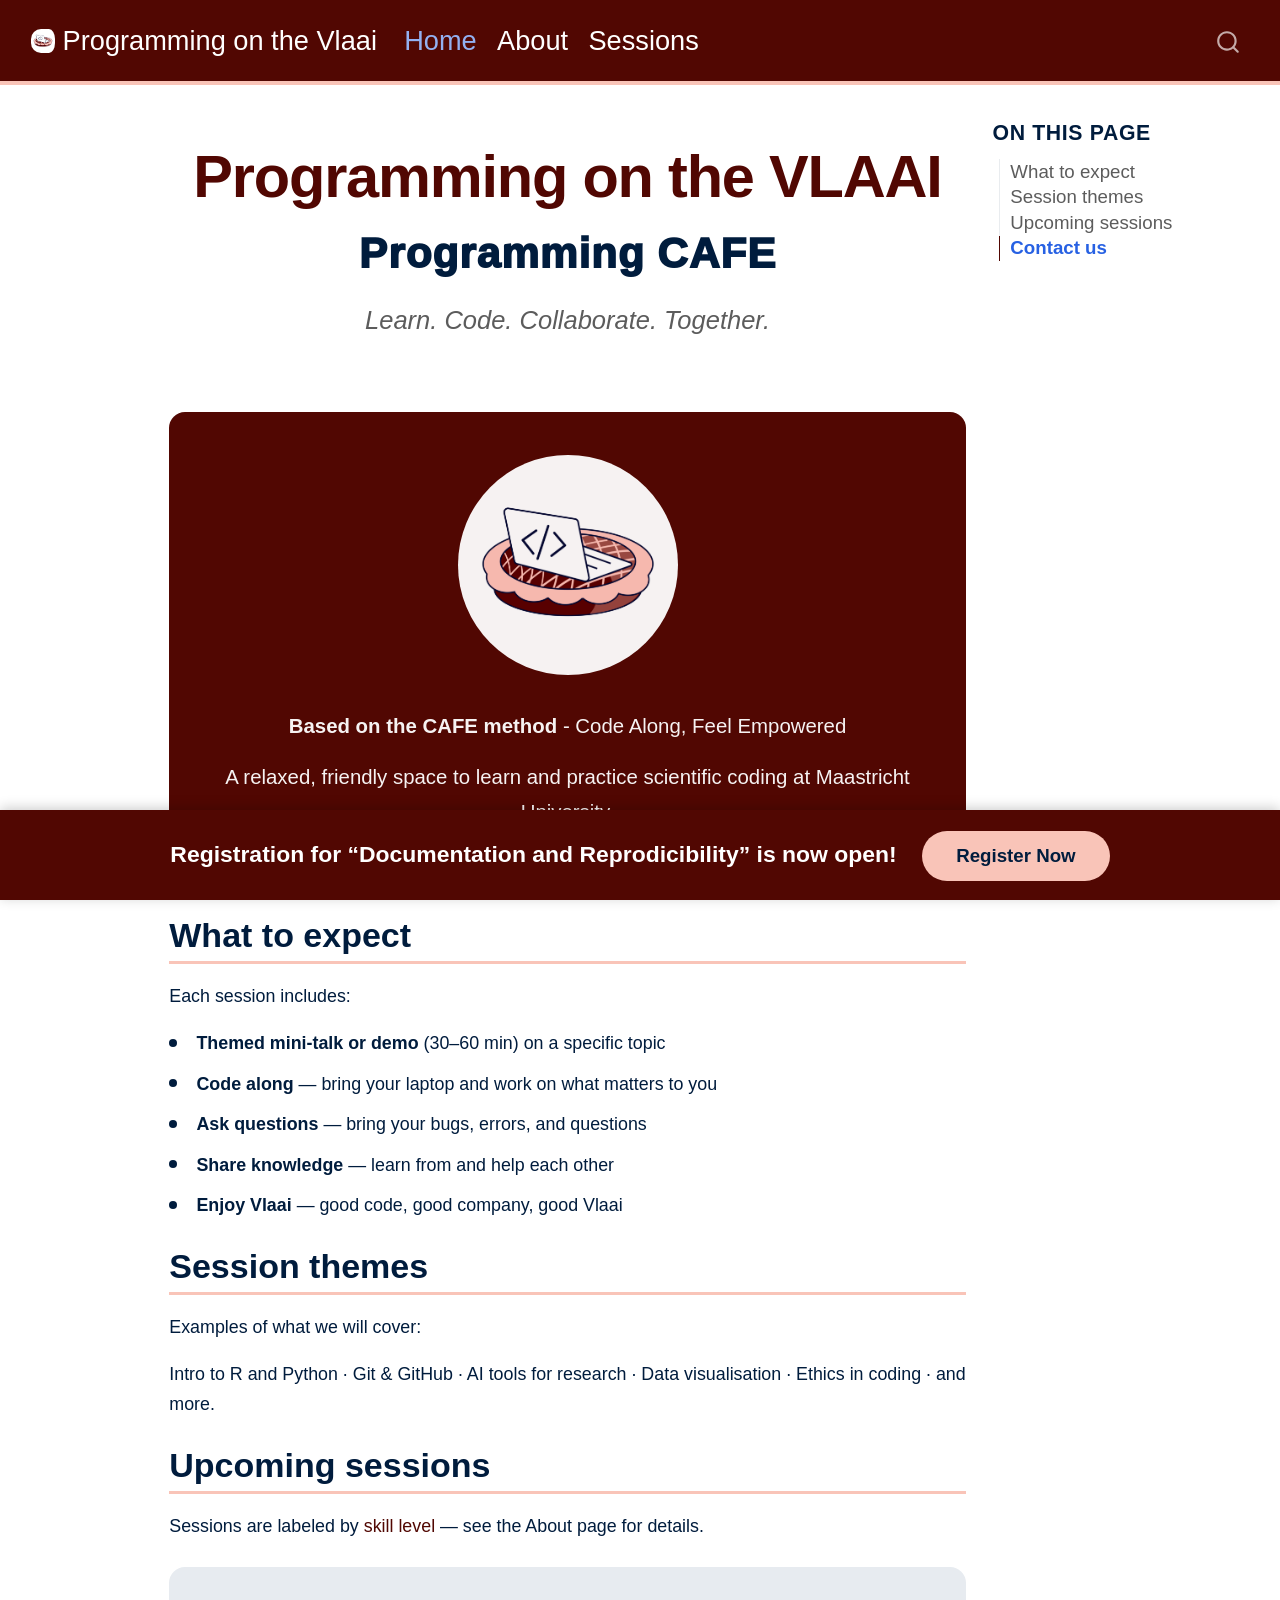
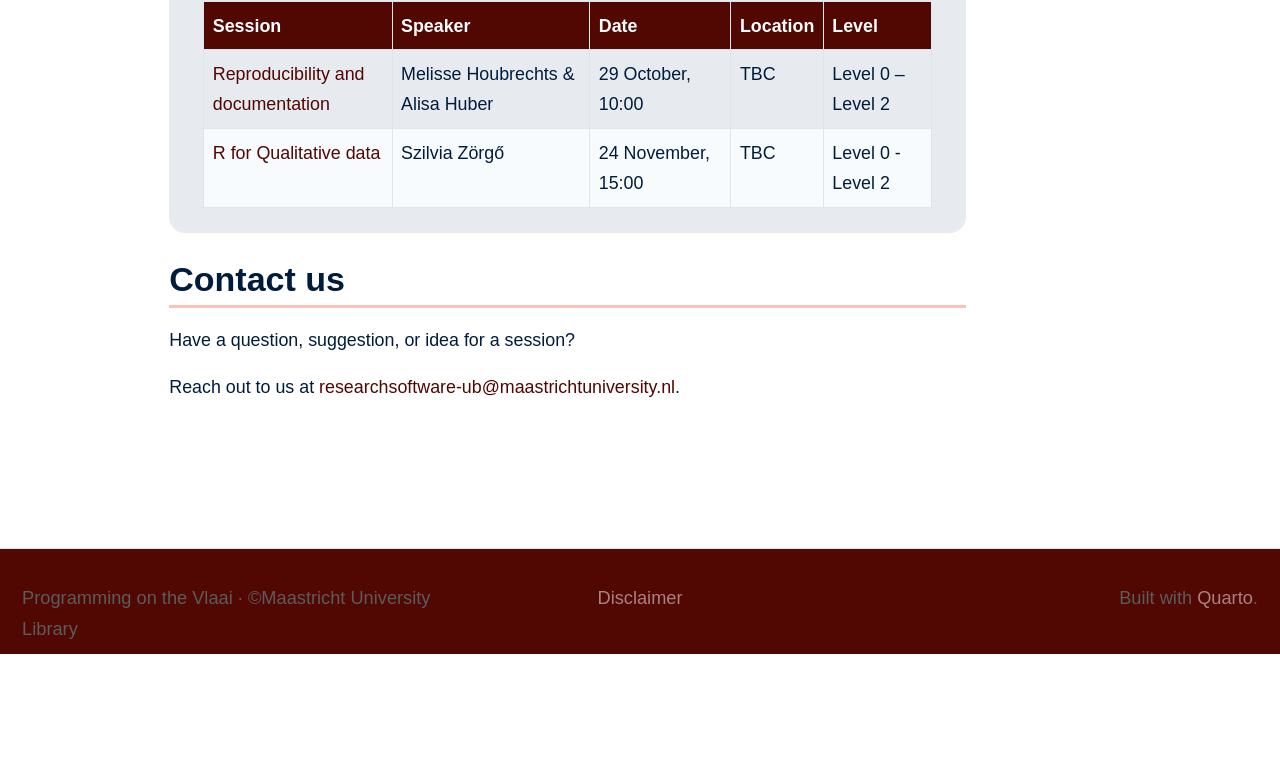
<file: index.html>
<!DOCTYPE html>
<html xmlns="http://www.w3.org/1999/xhtml" lang="en" xml:lang="en"><head>

<meta charset="utf-8">
<meta name="generator" content="quarto-1.9.38">

<meta name="viewport" content="width=device-width, initial-scale=1.0, user-scalable=yes">


<title>Programming on the VLAAI – Programming on the Vlaai</title>
<style>
/* Default styles provided by pandoc.
** See https://pandoc.org/MANUAL.html#variables-for-html for config info.
*/
code{white-space: pre-wrap;}
span.smallcaps{font-variant: small-caps;}
div.columns{display: flex; gap: min(4vw, 1.5em);}
div.column{flex: auto; overflow-x: auto;}
div.hanging-indent{margin-left: 1.5em; text-indent: -1.5em;}
ul.task-list{list-style: none;}
ul.task-list li input[type="checkbox"] {
  width: 0.8em;
  margin: 0 0.8em 0.2em -1em; /* quarto-specific, see https://github.com/quarto-dev/quarto-cli/issues/4556 */ 
  vertical-align: middle;
}
</style>


<script src="site_libs/quarto-nav/quarto-nav.js"></script>
<script src="site_libs/quarto-nav/headroom.min.js"></script>
<script src="site_libs/clipboard/clipboard.min.js"></script>
<script src="site_libs/quarto-search/autocomplete.umd.js"></script>
<script src="site_libs/quarto-search/fuse.min.js"></script>
<script src="site_libs/quarto-search/quarto-search.js"></script>
<meta name="quarto:offset" content="./">
<script src="site_libs/quarto-html/quarto.js" type="module"></script>
<script src="site_libs/quarto-html/tabsets/tabsets.js" type="module"></script>
<script src="site_libs/quarto-html/popper.min.js"></script>
<script src="site_libs/quarto-html/tippy.umd.min.js"></script>
<script src="site_libs/quarto-html/anchor.min.js"></script>
<link href="site_libs/quarto-html/tippy.css" rel="stylesheet">
<link href="site_libs/quarto-html/quarto-syntax-highlighting-15634bcf2e68342d4ad2dfa704d543f6.css" rel="stylesheet" id="quarto-text-highlighting-styles">
<script src="site_libs/bootstrap/bootstrap.min.js"></script>
<link href="site_libs/bootstrap/bootstrap-icons.css" rel="stylesheet">
<link href="site_libs/bootstrap/bootstrap-f2bf7d20c95d1252fd850c28e9b02f9f.min.css" rel="stylesheet" append-hash="true" id="quarto-bootstrap" data-mode="light">
<script id="quarto-search-options" type="application/json">{
  "location": "navbar",
  "copy-button": false,
  "collapse-after": 3,
  "panel-placement": "end",
  "type": "overlay",
  "limit": 50,
  "keyboard-shortcut": [
    "f",
    "/",
    "s"
  ],
  "show-item-context": false,
  "language": {
    "search-no-results-text": "No results",
    "search-matching-documents-text": "matching documents",
    "search-copy-link-title": "Copy link to search",
    "search-hide-matches-text": "Hide additional matches",
    "search-more-match-text": "more match in this document",
    "search-more-matches-text": "more matches in this document",
    "search-clear-button-title": "Clear",
    "search-text-placeholder": "",
    "search-detached-cancel-button-title": "Cancel",
    "search-submit-button-title": "Submit",
    "search-label": "Search"
  }
}</script>


<link rel="stylesheet" href="styles.css">
</head>

<body class="nav-fixed quarto-light">

<div id="quarto-search-results"></div>
  <header id="quarto-header" class="headroom fixed-top">
    <nav class="navbar navbar-expand-lg " data-bs-theme="dark">
      <div class="navbar-container container-fluid">
      <div class="navbar-brand-container mx-auto">
    <a href="./index.html" class="navbar-brand navbar-brand-logo">
    <img src="./images/icoon_vlaai.jpg" alt="Programming on the Vlaai logo" class="navbar-logo light-content">
    <img src="./images/icoon_vlaai.jpg" alt="Programming on the Vlaai logo" class="navbar-logo dark-content">
    </a>
    <a class="navbar-brand" href="./index.html">
    <span class="navbar-title">Programming on the Vlaai</span>
    </a>
  </div>
            <div id="quarto-search" class="" title="Search"></div>
          <button class="navbar-toggler" type="button" data-bs-toggle="collapse" data-bs-target="#navbarCollapse" aria-controls="navbarCollapse" role="menu" aria-expanded="false" aria-label="Toggle navigation" onclick="if (window.quartoToggleHeadroom) { window.quartoToggleHeadroom(); }">
  <span class="navbar-toggler-icon"></span>
</button>
          <div class="collapse navbar-collapse" id="navbarCollapse">
            <ul class="navbar-nav navbar-nav-scroll me-auto">
  <li class="nav-item">
    <a class="nav-link active" href="./index.html" aria-current="page"> 
<span class="menu-text">Home</span></a>
  </li>  
  <li class="nav-item">
    <a class="nav-link" href="./about.html"> 
<span class="menu-text">About</span></a>
  </li>  
  <li class="nav-item">
    <a class="nav-link" href="./sessions.html"> 
<span class="menu-text">Sessions</span></a>
  </li>  
</ul>
          </div> <!-- /navcollapse -->
            <div class="quarto-navbar-tools">
</div>
      </div> <!-- /container-fluid -->
    </nav>
</header>
<!-- content -->
<div id="quarto-content" class="quarto-container page-columns page-rows-contents page-layout-article page-navbar">
<!-- sidebar -->
<!-- margin-sidebar -->
    <div id="quarto-margin-sidebar" class="sidebar margin-sidebar">
        <nav id="TOC" role="doc-toc" class="toc-active">
    <h2 id="toc-title">On this page</h2>
   
  <ul>
  <li><a href="#what-to-expect" id="toc-what-to-expect" class="nav-link active" data-scroll-target="#what-to-expect">What to expect</a></li>
  <li><a href="#session-themes" id="toc-session-themes" class="nav-link" data-scroll-target="#session-themes">Session themes</a></li>
  <li><a href="#upcoming-sessions" id="toc-upcoming-sessions" class="nav-link" data-scroll-target="#upcoming-sessions">Upcoming sessions</a></li>
  <li><a href="#contact-us" id="toc-contact-us" class="nav-link" data-scroll-target="#contact-us">Contact us</a></li>
  </ul>
</nav>
    </div>
<!-- main -->
<main class="content" id="quarto-document-content">

<header id="title-block-header" class="quarto-title-block default">
<div class="quarto-title">
<h1 class="title">Programming on the VLAAI</h1>
<p class="subtitle lead"><span class="subtitle-main">Programming CAFE</span><br> <span class="subtitle-tagline">Learn. Code. Collaborate. Together.</span></p>
</div>



<div class="quarto-title-meta">

    
  
    
  </div>
  


</header>


<div class="registration-banner">
<p>
Registration for “Documentation and Reprodicibility” is now open!
</p>
<p><a class="btn-register" href="https://library.maastrichtuniversity.nl/events/maastricht-computing-days-programming-on-the-vlaai-visit/" target="_blank">Register Now</a></p>
</div>
<div class="hero">
<p><img src="images/icoon_vlaai.jpg" class="img-fluid" width="260"></p>
<p><strong>Based on the CAFE method</strong> - Code Along, Feel Empowered</p>
<p>A relaxed, friendly space to learn and practice scientific coding at Maastricht University.</p>
</div>
<section id="what-to-expect" class="level2">
<h2 class="anchored" data-anchor-id="what-to-expect">What to expect</h2>
<p>Each session includes:</p>
<ul>
<li><strong>Themed mini-talk or demo</strong> (30–60 min) on a specific topic</li>
<li><strong>Code along</strong> — bring your laptop and work on what matters to you</li>
<li><strong>Ask questions</strong> — bring your bugs, errors, and questions</li>
<li><strong>Share knowledge</strong> — learn from and help each other</li>
<li><strong>Enjoy Vlaai</strong> — good code, good company, good Vlaai</li>
</ul>
</section>
<section id="session-themes" class="level2">
<h2 class="anchored" data-anchor-id="session-themes">Session themes</h2>
<p>Examples of what we will cover:</p>
<p>Intro to R and Python · Git &amp; GitHub · AI tools for research · Data visualisation · Ethics in coding · and more.</p>
</section>
<section id="upcoming-sessions" class="level2">
<h2 class="anchored" data-anchor-id="upcoming-sessions">Upcoming sessions</h2>
<p>Sessions are labeled by <a href="./about.html#the-levels">skill level</a> — see the About page for details.</p>
<div class="section-card">
<table class="caption-top table">
<thead>
<tr class="header">
<th>Session</th>
<th>Speaker</th>
<th>Date</th>
<th>Location</th>
<th>Level</th>
</tr>
</thead>
<tbody>
<tr class="odd">
<td><a href="https://maastrichtu-library.github.io/programming-on-the-vlaai/sessions.html#workshop-documentation-and-reproducibility-maastricht-computing-days">Reproducibility and documentation</a></td>
<td>Melisse Houbrechts &amp; Alisa Huber</td>
<td>29 October, 10:00</td>
<td>TBC</td>
<td>Level 0 – Level 2</td>
</tr>
<tr class="even">
<td><a href="https://maastrichtu-library.github.io/programming-on-the-vlaai/sessions.html#r-for-qualitative-data-for-total-newbies">R for Qualitative data</a></td>
<td>Szilvia Zörgő</td>
<td>24 November, 15:00</td>
<td>TBC</td>
<td>Level 0 - Level 2</td>
</tr>
</tbody>
</table>
</div>
</section>
<section id="contact-us" class="level2">
<h2 class="anchored" data-anchor-id="contact-us">Contact us</h2>
<p>Have a question, suggestion, or idea for a session?</p>
<p>Reach out to us at <a href="mailto:researchsoftware-ub@maastrichtuniversity.nl">researchsoftware-ub@maastrichtuniversity.nl</a>.</p>


</section>

</main> <!-- /main -->
<script id="quarto-html-after-body" type="application/javascript">
  window.document.addEventListener("DOMContentLoaded", function (event) {
    const icon = "";
    const anchorJS = new window.AnchorJS();
    anchorJS.options = {
      placement: 'right',
      icon: icon
    };
    anchorJS.add('.anchored');
    const isCodeAnnotation = (el) => {
      for (const clz of el.classList) {
        if (clz.startsWith('code-annotation-')) {                     
          return true;
        }
      }
      return false;
    }
    const onCopySuccess = function(e) {
      // button target
      const button = e.trigger;
      // don't keep focus
      button.blur();
      // flash "checked"
      button.classList.add('code-copy-button-checked');
      var currentTitle = button.getAttribute("title");
      button.setAttribute("title", "Copied!");
      let tooltip;
      if (window.bootstrap) {
        button.setAttribute("data-bs-toggle", "tooltip");
        button.setAttribute("data-bs-placement", "left");
        button.setAttribute("data-bs-title", "Copied!");
        tooltip = new bootstrap.Tooltip(button, 
          { trigger: "manual", 
            customClass: "code-copy-button-tooltip",
            offset: [0, -8]});
        tooltip.show();    
      }
      setTimeout(function() {
        if (tooltip) {
          tooltip.hide();
          button.removeAttribute("data-bs-title");
          button.removeAttribute("data-bs-toggle");
          button.removeAttribute("data-bs-placement");
        }
        button.setAttribute("title", currentTitle);
        button.classList.remove('code-copy-button-checked');
      }, 1000);
      // clear code selection
      e.clearSelection();
    }
    const getTextToCopy = function(trigger) {
      const outerScaffold = trigger.parentElement.cloneNode(true);
      const codeEl = outerScaffold.querySelector('code');
      for (const childEl of codeEl.children) {
        if (isCodeAnnotation(childEl)) {
          childEl.remove();
        }
      }
      return codeEl.innerText;
    }
    const clipboard = new window.ClipboardJS('.code-copy-button:not([data-in-quarto-modal])', {
      text: getTextToCopy
    });
    clipboard.on('success', onCopySuccess);
    if (window.document.getElementById('quarto-embedded-source-code-modal')) {
      const clipboardModal = new window.ClipboardJS('.code-copy-button[data-in-quarto-modal]', {
        text: getTextToCopy,
        container: window.document.getElementById('quarto-embedded-source-code-modal')
      });
      clipboardModal.on('success', onCopySuccess);
    }
      var localhostRegex = new RegExp(/^(?:http|https):\/\/localhost\:?[0-9]*\//);
      var mailtoRegex = new RegExp(/^mailto:/);
        var filterRegex = new RegExp("https:\/\/MaastrichtU-Library\.github\.io\/programming-on-the-vlaai\/");
      var isInternal = (href) => {
          return filterRegex.test(href) || localhostRegex.test(href) || mailtoRegex.test(href);
      }
      // Inspect non-navigation links and adorn them if external
     var links = window.document.querySelectorAll('a[href]:not(.nav-link):not(.navbar-brand):not(.toc-action):not(.sidebar-link):not(.sidebar-item-toggle):not(.pagination-link):not(.no-external):not([aria-hidden]):not(.dropdown-item):not(.quarto-navigation-tool):not(.about-link)');
      for (var i=0; i<links.length; i++) {
        const link = links[i];
        if (!isInternal(link.href)) {
          // undo the damage that might have been done by quarto-nav.js in the case of
          // links that we want to consider external
          if (link.dataset.originalHref !== undefined) {
            link.href = link.dataset.originalHref;
          }
        }
      }
    function tippyHover(el, contentFn, onTriggerFn, onUntriggerFn) {
      const config = {
        allowHTML: true,
        maxWidth: 500,
        delay: 100,
        arrow: false,
        appendTo: function(el) {
            return el.parentElement;
        },
        interactive: true,
        interactiveBorder: 10,
        theme: 'quarto',
        placement: 'bottom-start',
      };
      if (contentFn) {
        config.content = contentFn;
      }
      if (onTriggerFn) {
        config.onTrigger = onTriggerFn;
      }
      if (onUntriggerFn) {
        config.onUntrigger = onUntriggerFn;
      }
      window.tippy(el, config); 
    }
    const noterefs = window.document.querySelectorAll('a[role="doc-noteref"]');
    for (var i=0; i<noterefs.length; i++) {
      const ref = noterefs[i];
      tippyHover(ref, function() {
        // use id or data attribute instead here
        let href = ref.getAttribute('data-footnote-href') || ref.getAttribute('href');
        try { href = new URL(href).hash; } catch {}
        const id = href.replace(/^#\/?/, "");
        const note = window.document.getElementById(id);
        if (note) {
          return note.innerHTML;
        } else {
          return "";
        }
      });
    }
    const xrefs = window.document.querySelectorAll('a.quarto-xref');
    const processXRef = (id, note) => {
      // Strip column container classes
      const stripColumnClz = (el) => {
        el.classList.remove("page-full", "page-columns");
        if (el.children) {
          for (const child of el.children) {
            stripColumnClz(child);
          }
        }
      }
      stripColumnClz(note)
      if (id === null || id.startsWith('sec-')) {
        // Special case sections, only their first couple elements
        const container = document.createElement("div");
        if (note.children && note.children.length > 2) {
          container.appendChild(note.children[0].cloneNode(true));
          for (let i = 1; i < note.children.length; i++) {
            const child = note.children[i];
            if (child.tagName === "P" && child.innerText === "") {
              continue;
            } else {
              container.appendChild(child.cloneNode(true));
              break;
            }
          }
          if (window.Quarto?.typesetMath) {
            window.Quarto.typesetMath(container);
          }
          return container.innerHTML
        } else {
          if (window.Quarto?.typesetMath) {
            window.Quarto.typesetMath(note);
          }
          return note.innerHTML;
        }
      } else {
        // Remove any anchor links if they are present
        const anchorLink = note.querySelector('a.anchorjs-link');
        if (anchorLink) {
          anchorLink.remove();
        }
        if (window.Quarto?.typesetMath) {
          window.Quarto.typesetMath(note);
        }
        if (note.classList.contains("callout")) {
          return note.outerHTML;
        } else {
          return note.innerHTML;
        }
      }
    }
    for (var i=0; i<xrefs.length; i++) {
      const xref = xrefs[i];
      tippyHover(xref, undefined, function(instance) {
        instance.disable();
        let url = xref.getAttribute('href');
        let hash = undefined; 
        if (url.startsWith('#')) {
          hash = url;
        } else {
          try { hash = new URL(url).hash; } catch {}
        }
        if (hash) {
          const id = hash.replace(/^#\/?/, "");
          const note = window.document.getElementById(id);
          if (note !== null) {
            try {
              const html = processXRef(id, note.cloneNode(true));
              instance.setContent(html);
            } finally {
              instance.enable();
              instance.show();
            }
          } else {
            // See if we can fetch this
            fetch(url.split('#')[0])
            .then(res => res.text())
            .then(html => {
              const parser = new DOMParser();
              const htmlDoc = parser.parseFromString(html, "text/html");
              const note = htmlDoc.getElementById(id);
              if (note !== null) {
                const html = processXRef(id, note);
                instance.setContent(html);
              } 
            }).finally(() => {
              instance.enable();
              instance.show();
            });
          }
        } else {
          // See if we can fetch a full url (with no hash to target)
          // This is a special case and we should probably do some content thinning / targeting
          fetch(url)
          .then(res => res.text())
          .then(html => {
            const parser = new DOMParser();
            const htmlDoc = parser.parseFromString(html, "text/html");
            const note = htmlDoc.querySelector('main.content');
            if (note !== null) {
              // This should only happen for chapter cross references
              // (since there is no id in the URL)
              // remove the first header
              if (note.children.length > 0 && note.children[0].tagName === "HEADER") {
                note.children[0].remove();
              }
              const html = processXRef(null, note);
              instance.setContent(html);
            } 
          }).finally(() => {
            instance.enable();
            instance.show();
          });
        }
      }, function(instance) {
      });
    }
        let selectedAnnoteEl;
        const selectorForAnnotation = ( cell, annotation) => {
          let cellAttr = 'data-code-cell="' + cell + '"';
          let lineAttr = 'data-code-annotation="' +  annotation + '"';
          const selector = 'span[' + cellAttr + '][' + lineAttr + ']';
          return selector;
        }
        const selectCodeLines = (annoteEl) => {
          const doc = window.document;
          const targetCell = annoteEl.getAttribute("data-target-cell");
          const targetAnnotation = annoteEl.getAttribute("data-target-annotation");
          const annoteSpan = window.document.querySelector(selectorForAnnotation(targetCell, targetAnnotation));
          const lines = annoteSpan.getAttribute("data-code-lines").split(",");
          const lineIds = lines.map((line) => {
            return targetCell + "-" + line;
          })
          let top = null;
          let height = null;
          let parent = null;
          if (lineIds.length > 0) {
              //compute the position of the single el (top and bottom and make a div)
              const el = window.document.getElementById(lineIds[0]);
              top = el.offsetTop;
              height = el.offsetHeight;
              parent = el.parentElement.parentElement;
            if (lineIds.length > 1) {
              const lastEl = window.document.getElementById(lineIds[lineIds.length - 1]);
              const bottom = lastEl.offsetTop + lastEl.offsetHeight;
              height = bottom - top;
            }
            if (top !== null && height !== null && parent !== null) {
              // cook up a div (if necessary) and position it 
              let div = window.document.getElementById("code-annotation-line-highlight");
              if (div === null) {
                div = window.document.createElement("div");
                div.setAttribute("id", "code-annotation-line-highlight");
                div.style.position = 'absolute';
                parent.appendChild(div);
              }
              div.style.top = top - 2 + "px";
              div.style.height = height + 4 + "px";
              div.style.left = 0;
              let gutterDiv = window.document.getElementById("code-annotation-line-highlight-gutter");
              if (gutterDiv === null) {
                gutterDiv = window.document.createElement("div");
                gutterDiv.setAttribute("id", "code-annotation-line-highlight-gutter");
                gutterDiv.style.position = 'absolute';
                const codeCell = window.document.getElementById(targetCell);
                const gutter = codeCell.querySelector('.code-annotation-gutter');
                gutter.appendChild(gutterDiv);
              }
              gutterDiv.style.top = top - 2 + "px";
              gutterDiv.style.height = height + 4 + "px";
            }
            selectedAnnoteEl = annoteEl;
          }
        };
        const unselectCodeLines = () => {
          const elementsIds = ["code-annotation-line-highlight", "code-annotation-line-highlight-gutter"];
          elementsIds.forEach((elId) => {
            const div = window.document.getElementById(elId);
            if (div) {
              div.remove();
            }
          });
          selectedAnnoteEl = undefined;
        };
          // Handle positioning of the toggle
      window.addEventListener(
        "resize",
        throttle(() => {
          elRect = undefined;
          if (selectedAnnoteEl) {
            selectCodeLines(selectedAnnoteEl);
          }
        }, 10)
      );
      function throttle(fn, ms) {
      let throttle = false;
      let timer;
        return (...args) => {
          if(!throttle) { // first call gets through
              fn.apply(this, args);
              throttle = true;
          } else { // all the others get throttled
              if(timer) clearTimeout(timer); // cancel #2
              timer = setTimeout(() => {
                fn.apply(this, args);
                timer = throttle = false;
              }, ms);
          }
        };
      }
        // Attach click handler to the DT
        const annoteDls = window.document.querySelectorAll('dt[data-target-cell]');
        for (const annoteDlNode of annoteDls) {
          annoteDlNode.addEventListener('click', (event) => {
            const clickedEl = event.target;
            if (clickedEl !== selectedAnnoteEl) {
              unselectCodeLines();
              const activeEl = window.document.querySelector('dt[data-target-cell].code-annotation-active');
              if (activeEl) {
                activeEl.classList.remove('code-annotation-active');
              }
              selectCodeLines(clickedEl);
              clickedEl.classList.add('code-annotation-active');
            } else {
              // Unselect the line
              unselectCodeLines();
              clickedEl.classList.remove('code-annotation-active');
            }
          });
        }
    const findCites = (el) => {
      const parentEl = el.parentElement;
      if (parentEl) {
        const cites = parentEl.dataset.cites;
        if (cites) {
          return {
            el,
            cites: cites.split(' ')
          };
        } else {
          return findCites(el.parentElement)
        }
      } else {
        return undefined;
      }
    };
    var bibliorefs = window.document.querySelectorAll('a[role="doc-biblioref"]');
    for (var i=0; i<bibliorefs.length; i++) {
      const ref = bibliorefs[i];
      const citeInfo = findCites(ref);
      if (citeInfo) {
        tippyHover(citeInfo.el, function() {
          var popup = window.document.createElement('div');
          citeInfo.cites.forEach(function(cite) {
            var citeDiv = window.document.createElement('div');
            citeDiv.classList.add('hanging-indent');
            citeDiv.classList.add('csl-entry');
            var biblioDiv = window.document.getElementById('ref-' + cite);
            if (biblioDiv) {
              citeDiv.innerHTML = biblioDiv.innerHTML;
            }
            popup.appendChild(citeDiv);
          });
          return popup.innerHTML;
        });
      }
    }
  });
  </script>
</div> <!-- /content -->
<footer class="footer">
  <div class="nav-footer">
    <div class="nav-footer-left">
<p>Programming on the Vlaai · ©Maastricht University Library</p>
</div>   
    <div class="nav-footer-center">
<p><a href="https://www.maastrichtuniversity.nl/disclaimer">Disclaimer</a></p>
</div>
    <div class="nav-footer-right">
<p>Built with <a href="https://quarto.org/">Quarto</a>.</p>
</div>
  </div>
</footer>




</body></html>
</file>
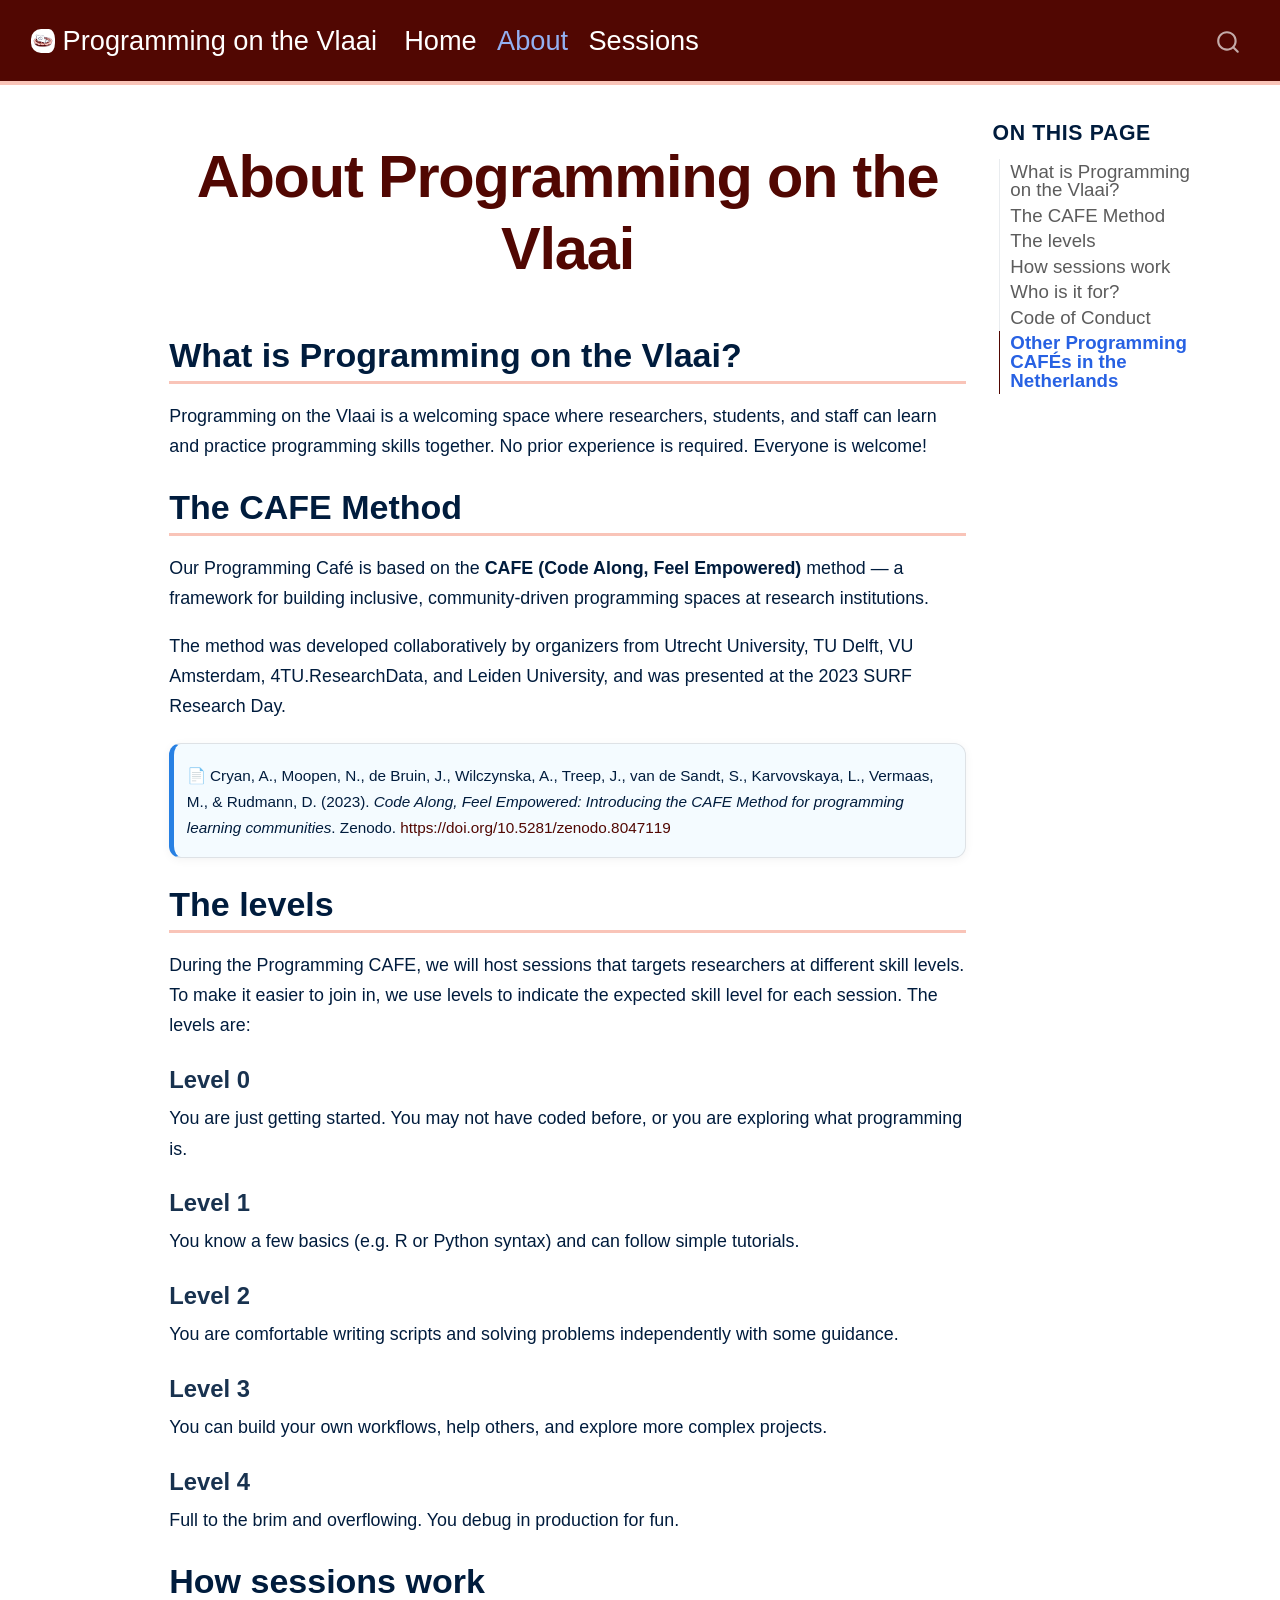
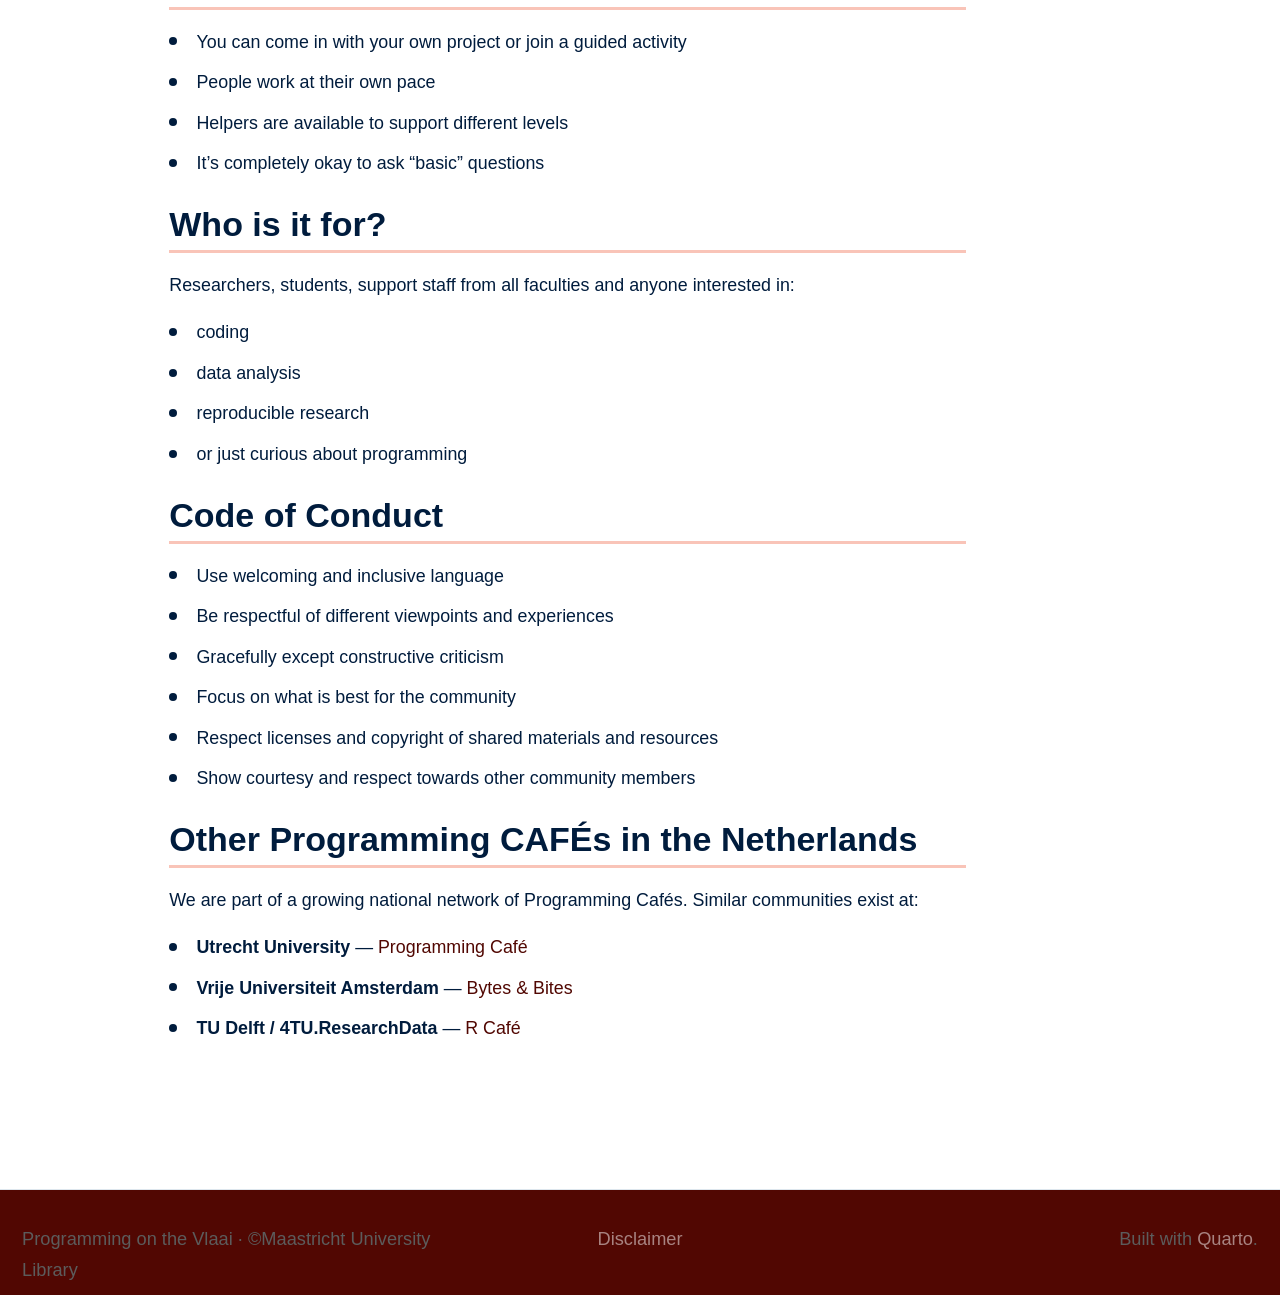
<file: about.html>
<!DOCTYPE html>
<html xmlns="http://www.w3.org/1999/xhtml" lang="en" xml:lang="en"><head>

<meta charset="utf-8">
<meta name="generator" content="quarto-1.9.38">

<meta name="viewport" content="width=device-width, initial-scale=1.0, user-scalable=yes">


<title>About Programming on the Vlaai – Programming on the Vlaai</title>
<style>
/* Default styles provided by pandoc.
** See https://pandoc.org/MANUAL.html#variables-for-html for config info.
*/
code{white-space: pre-wrap;}
span.smallcaps{font-variant: small-caps;}
div.columns{display: flex; gap: min(4vw, 1.5em);}
div.column{flex: auto; overflow-x: auto;}
div.hanging-indent{margin-left: 1.5em; text-indent: -1.5em;}
ul.task-list{list-style: none;}
ul.task-list li input[type="checkbox"] {
  width: 0.8em;
  margin: 0 0.8em 0.2em -1em; /* quarto-specific, see https://github.com/quarto-dev/quarto-cli/issues/4556 */ 
  vertical-align: middle;
}
</style>


<script src="site_libs/quarto-nav/quarto-nav.js"></script>
<script src="site_libs/quarto-nav/headroom.min.js"></script>
<script src="site_libs/clipboard/clipboard.min.js"></script>
<script src="site_libs/quarto-search/autocomplete.umd.js"></script>
<script src="site_libs/quarto-search/fuse.min.js"></script>
<script src="site_libs/quarto-search/quarto-search.js"></script>
<meta name="quarto:offset" content="./">
<script src="site_libs/quarto-html/quarto.js" type="module"></script>
<script src="site_libs/quarto-html/tabsets/tabsets.js" type="module"></script>
<script src="site_libs/quarto-html/popper.min.js"></script>
<script src="site_libs/quarto-html/tippy.umd.min.js"></script>
<script src="site_libs/quarto-html/anchor.min.js"></script>
<link href="site_libs/quarto-html/tippy.css" rel="stylesheet">
<link href="site_libs/quarto-html/quarto-syntax-highlighting-15634bcf2e68342d4ad2dfa704d543f6.css" rel="stylesheet" id="quarto-text-highlighting-styles">
<script src="site_libs/bootstrap/bootstrap.min.js"></script>
<link href="site_libs/bootstrap/bootstrap-icons.css" rel="stylesheet">
<link href="site_libs/bootstrap/bootstrap-f2bf7d20c95d1252fd850c28e9b02f9f.min.css" rel="stylesheet" append-hash="true" id="quarto-bootstrap" data-mode="light">
<script id="quarto-search-options" type="application/json">{
  "location": "navbar",
  "copy-button": false,
  "collapse-after": 3,
  "panel-placement": "end",
  "type": "overlay",
  "limit": 50,
  "keyboard-shortcut": [
    "f",
    "/",
    "s"
  ],
  "show-item-context": false,
  "language": {
    "search-no-results-text": "No results",
    "search-matching-documents-text": "matching documents",
    "search-copy-link-title": "Copy link to search",
    "search-hide-matches-text": "Hide additional matches",
    "search-more-match-text": "more match in this document",
    "search-more-matches-text": "more matches in this document",
    "search-clear-button-title": "Clear",
    "search-text-placeholder": "",
    "search-detached-cancel-button-title": "Cancel",
    "search-submit-button-title": "Submit",
    "search-label": "Search"
  }
}</script>


<link rel="stylesheet" href="styles.css">
</head>

<body class="nav-fixed quarto-light">

<div id="quarto-search-results"></div>
  <header id="quarto-header" class="headroom fixed-top">
    <nav class="navbar navbar-expand-lg " data-bs-theme="dark">
      <div class="navbar-container container-fluid">
      <div class="navbar-brand-container mx-auto">
    <a href="./index.html" class="navbar-brand navbar-brand-logo">
    <img src="./images/icoon_vlaai.jpg" alt="Programming on the Vlaai logo" class="navbar-logo light-content">
    <img src="./images/icoon_vlaai.jpg" alt="Programming on the Vlaai logo" class="navbar-logo dark-content">
    </a>
    <a class="navbar-brand" href="./index.html">
    <span class="navbar-title">Programming on the Vlaai</span>
    </a>
  </div>
            <div id="quarto-search" class="" title="Search"></div>
          <button class="navbar-toggler" type="button" data-bs-toggle="collapse" data-bs-target="#navbarCollapse" aria-controls="navbarCollapse" role="menu" aria-expanded="false" aria-label="Toggle navigation" onclick="if (window.quartoToggleHeadroom) { window.quartoToggleHeadroom(); }">
  <span class="navbar-toggler-icon"></span>
</button>
          <div class="collapse navbar-collapse" id="navbarCollapse">
            <ul class="navbar-nav navbar-nav-scroll me-auto">
  <li class="nav-item">
    <a class="nav-link" href="./index.html"> 
<span class="menu-text">Home</span></a>
  </li>  
  <li class="nav-item">
    <a class="nav-link active" href="./about.html" aria-current="page"> 
<span class="menu-text">About</span></a>
  </li>  
  <li class="nav-item">
    <a class="nav-link" href="./sessions.html"> 
<span class="menu-text">Sessions</span></a>
  </li>  
</ul>
          </div> <!-- /navcollapse -->
            <div class="quarto-navbar-tools">
</div>
      </div> <!-- /container-fluid -->
    </nav>
</header>
<!-- content -->
<div id="quarto-content" class="quarto-container page-columns page-rows-contents page-layout-article page-navbar">
<!-- sidebar -->
<!-- margin-sidebar -->
    <div id="quarto-margin-sidebar" class="sidebar margin-sidebar">
        <nav id="TOC" role="doc-toc" class="toc-active">
    <h2 id="toc-title">On this page</h2>
   
  <ul>
  <li><a href="#what-is-programming-on-the-vlaai" id="toc-what-is-programming-on-the-vlaai" class="nav-link active" data-scroll-target="#what-is-programming-on-the-vlaai">What is Programming on the Vlaai?</a></li>
  <li><a href="#the-cafe-method" id="toc-the-cafe-method" class="nav-link" data-scroll-target="#the-cafe-method">The CAFE Method</a></li>
  <li><a href="#the-levels" id="toc-the-levels" class="nav-link" data-scroll-target="#the-levels">The levels</a>
  <ul class="collapse">
  <li><a href="#level-0" id="toc-level-0" class="nav-link" data-scroll-target="#level-0">Level 0</a></li>
  <li><a href="#level-1" id="toc-level-1" class="nav-link" data-scroll-target="#level-1">Level 1</a></li>
  <li><a href="#level-2" id="toc-level-2" class="nav-link" data-scroll-target="#level-2">Level 2</a></li>
  <li><a href="#level-3" id="toc-level-3" class="nav-link" data-scroll-target="#level-3">Level 3</a></li>
  <li><a href="#level-4" id="toc-level-4" class="nav-link" data-scroll-target="#level-4">Level 4</a></li>
  </ul></li>
  <li><a href="#how-sessions-work" id="toc-how-sessions-work" class="nav-link" data-scroll-target="#how-sessions-work">How sessions work</a></li>
  <li><a href="#who-is-it-for" id="toc-who-is-it-for" class="nav-link" data-scroll-target="#who-is-it-for">Who is it for?</a></li>
  <li><a href="#code-of-conduct" id="toc-code-of-conduct" class="nav-link" data-scroll-target="#code-of-conduct">Code of Conduct</a></li>
  <li><a href="#other-programming-cafés-in-the-netherlands" id="toc-other-programming-cafés-in-the-netherlands" class="nav-link" data-scroll-target="#other-programming-cafés-in-the-netherlands">Other Programming CAFÉs in the Netherlands</a></li>
  </ul>
</nav>
    </div>
<!-- main -->
<main class="content" id="quarto-document-content">

<header id="title-block-header" class="quarto-title-block default">
<div class="quarto-title">
<h1 class="title">About Programming on the Vlaai</h1>
</div>



<div class="quarto-title-meta">

    
  
    
  </div>
  


</header>


<section id="what-is-programming-on-the-vlaai" class="level2">
<h2 class="anchored" data-anchor-id="what-is-programming-on-the-vlaai">What is Programming on the Vlaai?</h2>
<p>Programming on the Vlaai is a welcoming space where researchers, students, and staff can learn and practice programming skills together. No prior experience is required. Everyone is welcome!</p>
</section>
<section id="the-cafe-method" class="level2">
<h2 class="anchored" data-anchor-id="the-cafe-method">The CAFE Method</h2>
<p>Our Programming Café is based on the <strong>CAFE (Code Along, Feel Empowered)</strong> method — a framework for building inclusive, community-driven programming spaces at research institutions.</p>
<p>The method was developed collaboratively by organizers from Utrecht University, TU Delft, VU Amsterdam, 4TU.ResearchData, and Leiden University, and was presented at the 2023 SURF Research Day.</p>
<div class="callout callout-style-simple callout-note no-icon">
<div class="callout-body d-flex">
<div class="callout-icon-container">
<i class="callout-icon no-icon"></i>
</div>
<div class="callout-body-container">
<p>📄 Cryan, A., Moopen, N., de Bruin, J., Wilczynska, A., Treep, J., van de Sandt, S., Karvovskaya, L., Vermaas, M., &amp; Rudmann, D. (2023). <em>Code Along, Feel Empowered: Introducing the CAFE Method for programming learning communities</em>. Zenodo. <a href="https://doi.org/10.5281/zenodo.8047119" class="uri">https://doi.org/10.5281/zenodo.8047119</a></p>
</div>
</div>
</div>
</section>
<section id="the-levels" class="level2">
<h2 class="anchored" data-anchor-id="the-levels">The levels</h2>
<p>During the Programming CAFE, we will host sessions that targets researchers at different skill levels. To make it easier to join in, we use levels to indicate the expected skill level for each session. The levels are:</p>
<section id="level-0" class="level3">
<h3 class="anchored" data-anchor-id="level-0">Level 0</h3>
<p>You are just getting started. You may not have coded before, or you are exploring what programming is.</p>
</section>
<section id="level-1" class="level3">
<h3 class="anchored" data-anchor-id="level-1">Level 1</h3>
<p>You know a few basics (e.g.&nbsp;R or Python syntax) and can follow simple tutorials.</p>
</section>
<section id="level-2" class="level3">
<h3 class="anchored" data-anchor-id="level-2">Level 2</h3>
<p>You are comfortable writing scripts and solving problems independently with some guidance.</p>
</section>
<section id="level-3" class="level3">
<h3 class="anchored" data-anchor-id="level-3">Level 3</h3>
<p>You can build your own workflows, help others, and explore more complex projects.</p>
</section>
<section id="level-4" class="level3">
<h3 class="anchored" data-anchor-id="level-4">Level 4</h3>
<p>Full to the brim and overflowing. You debug in production for fun.</p>
</section>
</section>
<section id="how-sessions-work" class="level2">
<h2 class="anchored" data-anchor-id="how-sessions-work">How sessions work</h2>
<ul>
<li>You can come in with your own project or join a guided activity</li>
<li>People work at their own pace</li>
<li>Helpers are available to support different levels</li>
<li>It’s completely okay to ask “basic” questions</li>
</ul>
</section>
<section id="who-is-it-for" class="level2">
<h2 class="anchored" data-anchor-id="who-is-it-for">Who is it for?</h2>
<p>Researchers, students, support staff from all faculties and anyone interested in:</p>
<ul>
<li>coding</li>
<li>data analysis</li>
<li>reproducible research</li>
<li>or just curious about programming</li>
</ul>
</section>
<section id="code-of-conduct" class="level2">
<h2 class="anchored" data-anchor-id="code-of-conduct">Code of Conduct</h2>
<ul>
<li>Use welcoming and inclusive language</li>
<li>Be respectful of different viewpoints and experiences</li>
<li>Gracefully except constructive criticism</li>
<li>Focus on what is best for the community</li>
<li>Respect licenses and copyright of shared materials and resources</li>
<li>Show courtesy and respect towards other community members</li>
</ul>
</section>
<section id="other-programming-cafés-in-the-netherlands" class="level2">
<h2 class="anchored" data-anchor-id="other-programming-cafés-in-the-netherlands">Other Programming CAFÉs in the Netherlands</h2>
<p>We are part of a growing national network of Programming Cafés. Similar communities exist at:</p>
<ul>
<li><strong>Utrecht University</strong> — <a href="https://www.uu.nl/en/research/research-data-management/workshops/programming-cafe-0">Programming Café</a></li>
<li><strong>Vrije Universiteit Amsterdam</strong> — <a href="https://ubvu.github.io/bytes-and-bites/about.html">Bytes &amp; Bites</a></li>
<li><strong>TU Delft / 4TU.ResearchData</strong> — <a href="https://community.data.4tu.nl/2025/10/02/r-cafe-november/">R Café</a></li>
</ul>


</section>

</main> <!-- /main -->
<script id="quarto-html-after-body" type="application/javascript">
  window.document.addEventListener("DOMContentLoaded", function (event) {
    const icon = "";
    const anchorJS = new window.AnchorJS();
    anchorJS.options = {
      placement: 'right',
      icon: icon
    };
    anchorJS.add('.anchored');
    const isCodeAnnotation = (el) => {
      for (const clz of el.classList) {
        if (clz.startsWith('code-annotation-')) {                     
          return true;
        }
      }
      return false;
    }
    const onCopySuccess = function(e) {
      // button target
      const button = e.trigger;
      // don't keep focus
      button.blur();
      // flash "checked"
      button.classList.add('code-copy-button-checked');
      var currentTitle = button.getAttribute("title");
      button.setAttribute("title", "Copied!");
      let tooltip;
      if (window.bootstrap) {
        button.setAttribute("data-bs-toggle", "tooltip");
        button.setAttribute("data-bs-placement", "left");
        button.setAttribute("data-bs-title", "Copied!");
        tooltip = new bootstrap.Tooltip(button, 
          { trigger: "manual", 
            customClass: "code-copy-button-tooltip",
            offset: [0, -8]});
        tooltip.show();    
      }
      setTimeout(function() {
        if (tooltip) {
          tooltip.hide();
          button.removeAttribute("data-bs-title");
          button.removeAttribute("data-bs-toggle");
          button.removeAttribute("data-bs-placement");
        }
        button.setAttribute("title", currentTitle);
        button.classList.remove('code-copy-button-checked');
      }, 1000);
      // clear code selection
      e.clearSelection();
    }
    const getTextToCopy = function(trigger) {
      const outerScaffold = trigger.parentElement.cloneNode(true);
      const codeEl = outerScaffold.querySelector('code');
      for (const childEl of codeEl.children) {
        if (isCodeAnnotation(childEl)) {
          childEl.remove();
        }
      }
      return codeEl.innerText;
    }
    const clipboard = new window.ClipboardJS('.code-copy-button:not([data-in-quarto-modal])', {
      text: getTextToCopy
    });
    clipboard.on('success', onCopySuccess);
    if (window.document.getElementById('quarto-embedded-source-code-modal')) {
      const clipboardModal = new window.ClipboardJS('.code-copy-button[data-in-quarto-modal]', {
        text: getTextToCopy,
        container: window.document.getElementById('quarto-embedded-source-code-modal')
      });
      clipboardModal.on('success', onCopySuccess);
    }
      var localhostRegex = new RegExp(/^(?:http|https):\/\/localhost\:?[0-9]*\//);
      var mailtoRegex = new RegExp(/^mailto:/);
        var filterRegex = new RegExp("https:\/\/MaastrichtU-Library\.github\.io\/programming-on-the-vlaai\/");
      var isInternal = (href) => {
          return filterRegex.test(href) || localhostRegex.test(href) || mailtoRegex.test(href);
      }
      // Inspect non-navigation links and adorn them if external
     var links = window.document.querySelectorAll('a[href]:not(.nav-link):not(.navbar-brand):not(.toc-action):not(.sidebar-link):not(.sidebar-item-toggle):not(.pagination-link):not(.no-external):not([aria-hidden]):not(.dropdown-item):not(.quarto-navigation-tool):not(.about-link)');
      for (var i=0; i<links.length; i++) {
        const link = links[i];
        if (!isInternal(link.href)) {
          // undo the damage that might have been done by quarto-nav.js in the case of
          // links that we want to consider external
          if (link.dataset.originalHref !== undefined) {
            link.href = link.dataset.originalHref;
          }
        }
      }
    function tippyHover(el, contentFn, onTriggerFn, onUntriggerFn) {
      const config = {
        allowHTML: true,
        maxWidth: 500,
        delay: 100,
        arrow: false,
        appendTo: function(el) {
            return el.parentElement;
        },
        interactive: true,
        interactiveBorder: 10,
        theme: 'quarto',
        placement: 'bottom-start',
      };
      if (contentFn) {
        config.content = contentFn;
      }
      if (onTriggerFn) {
        config.onTrigger = onTriggerFn;
      }
      if (onUntriggerFn) {
        config.onUntrigger = onUntriggerFn;
      }
      window.tippy(el, config); 
    }
    const noterefs = window.document.querySelectorAll('a[role="doc-noteref"]');
    for (var i=0; i<noterefs.length; i++) {
      const ref = noterefs[i];
      tippyHover(ref, function() {
        // use id or data attribute instead here
        let href = ref.getAttribute('data-footnote-href') || ref.getAttribute('href');
        try { href = new URL(href).hash; } catch {}
        const id = href.replace(/^#\/?/, "");
        const note = window.document.getElementById(id);
        if (note) {
          return note.innerHTML;
        } else {
          return "";
        }
      });
    }
    const xrefs = window.document.querySelectorAll('a.quarto-xref');
    const processXRef = (id, note) => {
      // Strip column container classes
      const stripColumnClz = (el) => {
        el.classList.remove("page-full", "page-columns");
        if (el.children) {
          for (const child of el.children) {
            stripColumnClz(child);
          }
        }
      }
      stripColumnClz(note)
      if (id === null || id.startsWith('sec-')) {
        // Special case sections, only their first couple elements
        const container = document.createElement("div");
        if (note.children && note.children.length > 2) {
          container.appendChild(note.children[0].cloneNode(true));
          for (let i = 1; i < note.children.length; i++) {
            const child = note.children[i];
            if (child.tagName === "P" && child.innerText === "") {
              continue;
            } else {
              container.appendChild(child.cloneNode(true));
              break;
            }
          }
          if (window.Quarto?.typesetMath) {
            window.Quarto.typesetMath(container);
          }
          return container.innerHTML
        } else {
          if (window.Quarto?.typesetMath) {
            window.Quarto.typesetMath(note);
          }
          return note.innerHTML;
        }
      } else {
        // Remove any anchor links if they are present
        const anchorLink = note.querySelector('a.anchorjs-link');
        if (anchorLink) {
          anchorLink.remove();
        }
        if (window.Quarto?.typesetMath) {
          window.Quarto.typesetMath(note);
        }
        if (note.classList.contains("callout")) {
          return note.outerHTML;
        } else {
          return note.innerHTML;
        }
      }
    }
    for (var i=0; i<xrefs.length; i++) {
      const xref = xrefs[i];
      tippyHover(xref, undefined, function(instance) {
        instance.disable();
        let url = xref.getAttribute('href');
        let hash = undefined; 
        if (url.startsWith('#')) {
          hash = url;
        } else {
          try { hash = new URL(url).hash; } catch {}
        }
        if (hash) {
          const id = hash.replace(/^#\/?/, "");
          const note = window.document.getElementById(id);
          if (note !== null) {
            try {
              const html = processXRef(id, note.cloneNode(true));
              instance.setContent(html);
            } finally {
              instance.enable();
              instance.show();
            }
          } else {
            // See if we can fetch this
            fetch(url.split('#')[0])
            .then(res => res.text())
            .then(html => {
              const parser = new DOMParser();
              const htmlDoc = parser.parseFromString(html, "text/html");
              const note = htmlDoc.getElementById(id);
              if (note !== null) {
                const html = processXRef(id, note);
                instance.setContent(html);
              } 
            }).finally(() => {
              instance.enable();
              instance.show();
            });
          }
        } else {
          // See if we can fetch a full url (with no hash to target)
          // This is a special case and we should probably do some content thinning / targeting
          fetch(url)
          .then(res => res.text())
          .then(html => {
            const parser = new DOMParser();
            const htmlDoc = parser.parseFromString(html, "text/html");
            const note = htmlDoc.querySelector('main.content');
            if (note !== null) {
              // This should only happen for chapter cross references
              // (since there is no id in the URL)
              // remove the first header
              if (note.children.length > 0 && note.children[0].tagName === "HEADER") {
                note.children[0].remove();
              }
              const html = processXRef(null, note);
              instance.setContent(html);
            } 
          }).finally(() => {
            instance.enable();
            instance.show();
          });
        }
      }, function(instance) {
      });
    }
        let selectedAnnoteEl;
        const selectorForAnnotation = ( cell, annotation) => {
          let cellAttr = 'data-code-cell="' + cell + '"';
          let lineAttr = 'data-code-annotation="' +  annotation + '"';
          const selector = 'span[' + cellAttr + '][' + lineAttr + ']';
          return selector;
        }
        const selectCodeLines = (annoteEl) => {
          const doc = window.document;
          const targetCell = annoteEl.getAttribute("data-target-cell");
          const targetAnnotation = annoteEl.getAttribute("data-target-annotation");
          const annoteSpan = window.document.querySelector(selectorForAnnotation(targetCell, targetAnnotation));
          const lines = annoteSpan.getAttribute("data-code-lines").split(",");
          const lineIds = lines.map((line) => {
            return targetCell + "-" + line;
          })
          let top = null;
          let height = null;
          let parent = null;
          if (lineIds.length > 0) {
              //compute the position of the single el (top and bottom and make a div)
              const el = window.document.getElementById(lineIds[0]);
              top = el.offsetTop;
              height = el.offsetHeight;
              parent = el.parentElement.parentElement;
            if (lineIds.length > 1) {
              const lastEl = window.document.getElementById(lineIds[lineIds.length - 1]);
              const bottom = lastEl.offsetTop + lastEl.offsetHeight;
              height = bottom - top;
            }
            if (top !== null && height !== null && parent !== null) {
              // cook up a div (if necessary) and position it 
              let div = window.document.getElementById("code-annotation-line-highlight");
              if (div === null) {
                div = window.document.createElement("div");
                div.setAttribute("id", "code-annotation-line-highlight");
                div.style.position = 'absolute';
                parent.appendChild(div);
              }
              div.style.top = top - 2 + "px";
              div.style.height = height + 4 + "px";
              div.style.left = 0;
              let gutterDiv = window.document.getElementById("code-annotation-line-highlight-gutter");
              if (gutterDiv === null) {
                gutterDiv = window.document.createElement("div");
                gutterDiv.setAttribute("id", "code-annotation-line-highlight-gutter");
                gutterDiv.style.position = 'absolute';
                const codeCell = window.document.getElementById(targetCell);
                const gutter = codeCell.querySelector('.code-annotation-gutter');
                gutter.appendChild(gutterDiv);
              }
              gutterDiv.style.top = top - 2 + "px";
              gutterDiv.style.height = height + 4 + "px";
            }
            selectedAnnoteEl = annoteEl;
          }
        };
        const unselectCodeLines = () => {
          const elementsIds = ["code-annotation-line-highlight", "code-annotation-line-highlight-gutter"];
          elementsIds.forEach((elId) => {
            const div = window.document.getElementById(elId);
            if (div) {
              div.remove();
            }
          });
          selectedAnnoteEl = undefined;
        };
          // Handle positioning of the toggle
      window.addEventListener(
        "resize",
        throttle(() => {
          elRect = undefined;
          if (selectedAnnoteEl) {
            selectCodeLines(selectedAnnoteEl);
          }
        }, 10)
      );
      function throttle(fn, ms) {
      let throttle = false;
      let timer;
        return (...args) => {
          if(!throttle) { // first call gets through
              fn.apply(this, args);
              throttle = true;
          } else { // all the others get throttled
              if(timer) clearTimeout(timer); // cancel #2
              timer = setTimeout(() => {
                fn.apply(this, args);
                timer = throttle = false;
              }, ms);
          }
        };
      }
        // Attach click handler to the DT
        const annoteDls = window.document.querySelectorAll('dt[data-target-cell]');
        for (const annoteDlNode of annoteDls) {
          annoteDlNode.addEventListener('click', (event) => {
            const clickedEl = event.target;
            if (clickedEl !== selectedAnnoteEl) {
              unselectCodeLines();
              const activeEl = window.document.querySelector('dt[data-target-cell].code-annotation-active');
              if (activeEl) {
                activeEl.classList.remove('code-annotation-active');
              }
              selectCodeLines(clickedEl);
              clickedEl.classList.add('code-annotation-active');
            } else {
              // Unselect the line
              unselectCodeLines();
              clickedEl.classList.remove('code-annotation-active');
            }
          });
        }
    const findCites = (el) => {
      const parentEl = el.parentElement;
      if (parentEl) {
        const cites = parentEl.dataset.cites;
        if (cites) {
          return {
            el,
            cites: cites.split(' ')
          };
        } else {
          return findCites(el.parentElement)
        }
      } else {
        return undefined;
      }
    };
    var bibliorefs = window.document.querySelectorAll('a[role="doc-biblioref"]');
    for (var i=0; i<bibliorefs.length; i++) {
      const ref = bibliorefs[i];
      const citeInfo = findCites(ref);
      if (citeInfo) {
        tippyHover(citeInfo.el, function() {
          var popup = window.document.createElement('div');
          citeInfo.cites.forEach(function(cite) {
            var citeDiv = window.document.createElement('div');
            citeDiv.classList.add('hanging-indent');
            citeDiv.classList.add('csl-entry');
            var biblioDiv = window.document.getElementById('ref-' + cite);
            if (biblioDiv) {
              citeDiv.innerHTML = biblioDiv.innerHTML;
            }
            popup.appendChild(citeDiv);
          });
          return popup.innerHTML;
        });
      }
    }
  });
  </script>
</div> <!-- /content -->
<footer class="footer">
  <div class="nav-footer">
    <div class="nav-footer-left">
<p>Programming on the Vlaai · ©Maastricht University Library</p>
</div>   
    <div class="nav-footer-center">
<p><a href="https://www.maastrichtuniversity.nl/disclaimer">Disclaimer</a></p>
</div>
    <div class="nav-footer-right">
<p>Built with <a href="https://quarto.org/">Quarto</a>.</p>
</div>
  </div>
</footer>




</body></html>
</file>
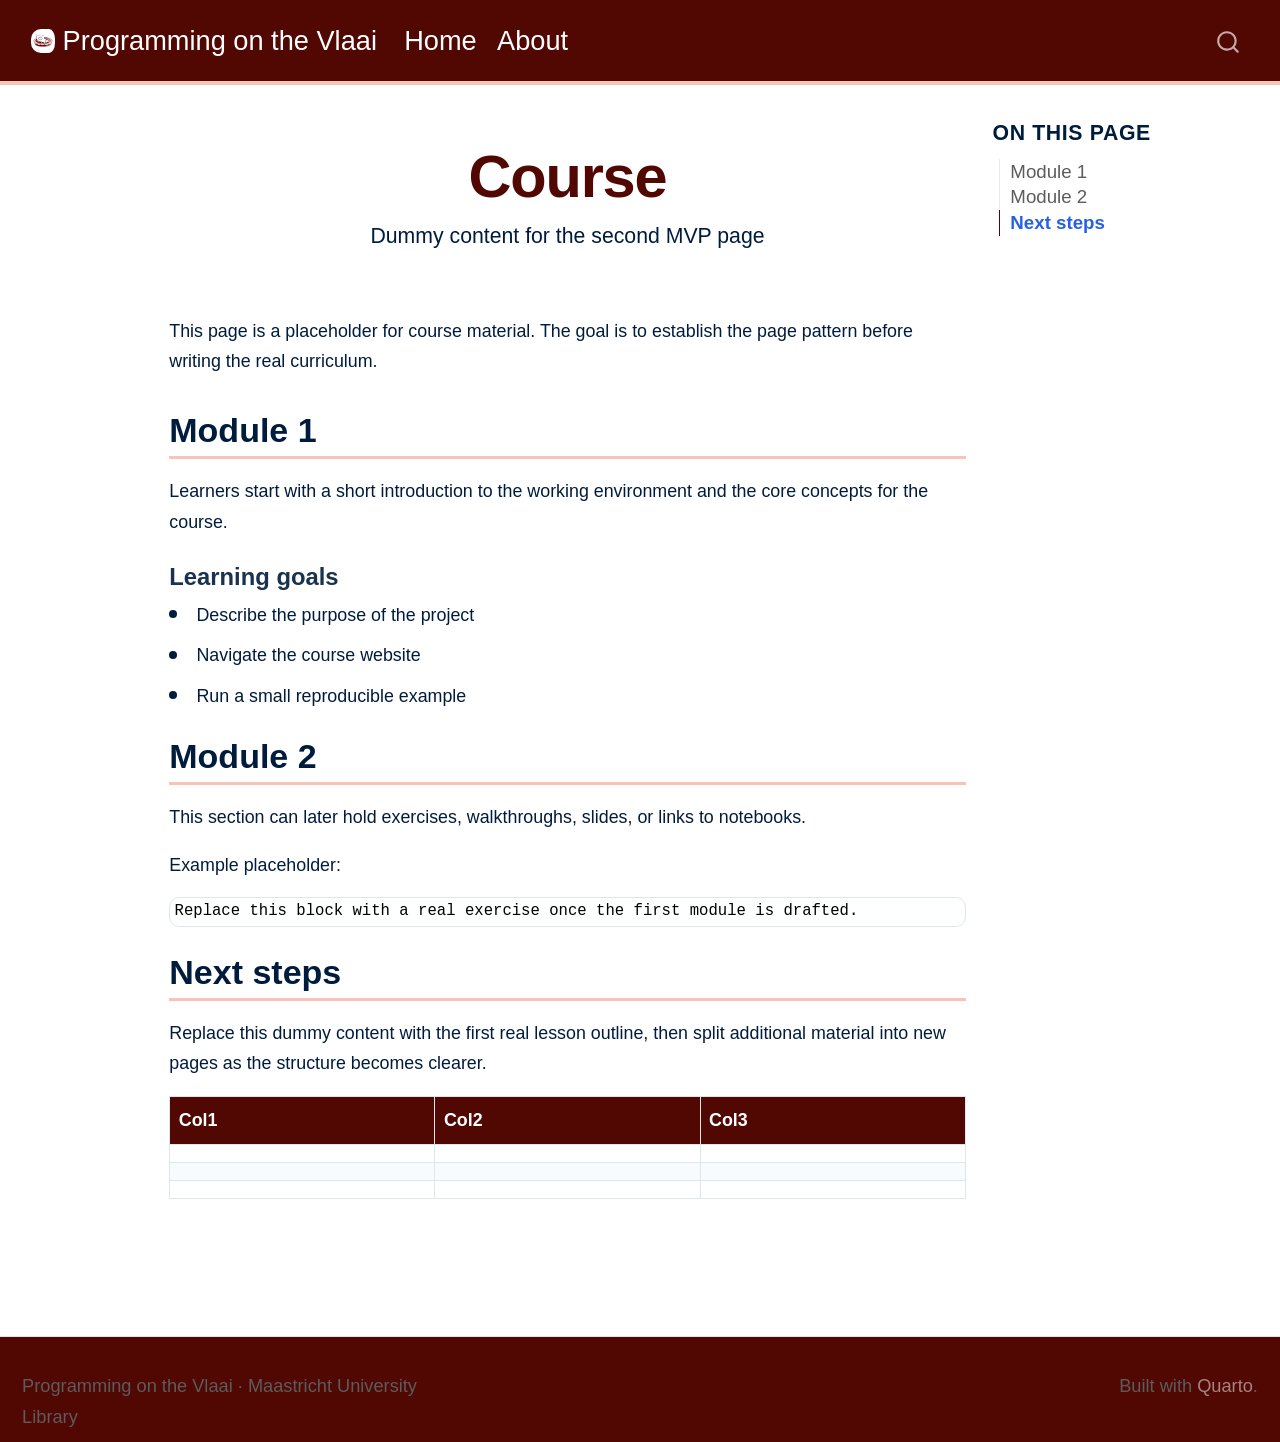
<file: course.html>
<!DOCTYPE html>
<html xmlns="http://www.w3.org/1999/xhtml" lang="en" xml:lang="en"><head>

<meta charset="utf-8">
<meta name="generator" content="quarto-1.9.38">

<meta name="viewport" content="width=device-width, initial-scale=1.0, user-scalable=yes">


<title>Course – Programming on the Vlaai</title>
<style>
/* Default styles provided by pandoc.
** See https://pandoc.org/MANUAL.html#variables-for-html for config info.
*/
code{white-space: pre-wrap;}
span.smallcaps{font-variant: small-caps;}
div.columns{display: flex; gap: min(4vw, 1.5em);}
div.column{flex: auto; overflow-x: auto;}
div.hanging-indent{margin-left: 1.5em; text-indent: -1.5em;}
ul.task-list{list-style: none;}
ul.task-list li input[type="checkbox"] {
  width: 0.8em;
  margin: 0 0.8em 0.2em -1em; /* quarto-specific, see https://github.com/quarto-dev/quarto-cli/issues/4556 */ 
  vertical-align: middle;
}
</style>


<script src="site_libs/quarto-nav/quarto-nav.js"></script>
<script src="site_libs/quarto-nav/headroom.min.js"></script>
<script src="site_libs/clipboard/clipboard.min.js"></script>
<script src="site_libs/quarto-search/autocomplete.umd.js"></script>
<script src="site_libs/quarto-search/fuse.min.js"></script>
<script src="site_libs/quarto-search/quarto-search.js"></script>
<meta name="quarto:offset" content="./">
<script src="site_libs/quarto-html/quarto.js" type="module"></script>
<script src="site_libs/quarto-html/tabsets/tabsets.js" type="module"></script>
<script src="site_libs/quarto-html/popper.min.js"></script>
<script src="site_libs/quarto-html/tippy.umd.min.js"></script>
<script src="site_libs/quarto-html/anchor.min.js"></script>
<link href="site_libs/quarto-html/tippy.css" rel="stylesheet">
<link href="site_libs/quarto-html/quarto-syntax-highlighting-15634bcf2e68342d4ad2dfa704d543f6.css" rel="stylesheet" id="quarto-text-highlighting-styles">
<script src="site_libs/bootstrap/bootstrap.min.js"></script>
<link href="site_libs/bootstrap/bootstrap-icons.css" rel="stylesheet">
<link href="site_libs/bootstrap/bootstrap-f2bf7d20c95d1252fd850c28e9b02f9f.min.css" rel="stylesheet" append-hash="true" id="quarto-bootstrap" data-mode="light">
<script id="quarto-search-options" type="application/json">{
  "location": "navbar",
  "copy-button": false,
  "collapse-after": 3,
  "panel-placement": "end",
  "type": "overlay",
  "limit": 50,
  "keyboard-shortcut": [
    "f",
    "/",
    "s"
  ],
  "show-item-context": false,
  "language": {
    "search-no-results-text": "No results",
    "search-matching-documents-text": "matching documents",
    "search-copy-link-title": "Copy link to search",
    "search-hide-matches-text": "Hide additional matches",
    "search-more-match-text": "more match in this document",
    "search-more-matches-text": "more matches in this document",
    "search-clear-button-title": "Clear",
    "search-text-placeholder": "",
    "search-detached-cancel-button-title": "Cancel",
    "search-submit-button-title": "Submit",
    "search-label": "Search"
  }
}</script>


<link rel="stylesheet" href="styles.css">
</head>

<body class="nav-fixed quarto-light">

<div id="quarto-search-results"></div>
  <header id="quarto-header" class="headroom fixed-top">
    <nav class="navbar navbar-expand-lg " data-bs-theme="dark">
      <div class="navbar-container container-fluid">
      <div class="navbar-brand-container mx-auto">
    <a href="./index.html" class="navbar-brand navbar-brand-logo">
    <img src="./images/icoon_vlaai.jpg" alt="Programming on the Vlaai logo" class="navbar-logo light-content">
    <img src="./images/icoon_vlaai.jpg" alt="Programming on the Vlaai logo" class="navbar-logo dark-content">
    </a>
    <a class="navbar-brand" href="./index.html">
    <span class="navbar-title">Programming on the Vlaai</span>
    </a>
  </div>
            <div id="quarto-search" class="" title="Search"></div>
          <button class="navbar-toggler" type="button" data-bs-toggle="collapse" data-bs-target="#navbarCollapse" aria-controls="navbarCollapse" role="menu" aria-expanded="false" aria-label="Toggle navigation" onclick="if (window.quartoToggleHeadroom) { window.quartoToggleHeadroom(); }">
  <span class="navbar-toggler-icon"></span>
</button>
          <div class="collapse navbar-collapse" id="navbarCollapse">
            <ul class="navbar-nav navbar-nav-scroll me-auto">
  <li class="nav-item">
    <a class="nav-link" href="./index.html"> 
<span class="menu-text">Home</span></a>
  </li>  
  <li class="nav-item">
    <a class="nav-link" href="./about.html"> 
<span class="menu-text">About</span></a>
  </li>  
</ul>
          </div> <!-- /navcollapse -->
            <div class="quarto-navbar-tools">
</div>
      </div> <!-- /container-fluid -->
    </nav>
</header>
<!-- content -->
<div id="quarto-content" class="quarto-container page-columns page-rows-contents page-layout-article page-navbar">
<!-- sidebar -->
<!-- margin-sidebar -->
    <div id="quarto-margin-sidebar" class="sidebar margin-sidebar">
        <nav id="TOC" role="doc-toc" class="toc-active">
    <h2 id="toc-title">On this page</h2>
   
  <ul>
  <li><a href="#module-1" id="toc-module-1" class="nav-link active" data-scroll-target="#module-1">Module 1</a>
  <ul class="collapse">
  <li><a href="#learning-goals" id="toc-learning-goals" class="nav-link" data-scroll-target="#learning-goals">Learning goals</a></li>
  </ul></li>
  <li><a href="#module-2" id="toc-module-2" class="nav-link" data-scroll-target="#module-2">Module 2</a></li>
  <li><a href="#next-steps" id="toc-next-steps" class="nav-link" data-scroll-target="#next-steps">Next steps</a></li>
  </ul>
</nav>
    </div>
<!-- main -->
<main class="content" id="quarto-document-content">

<header id="title-block-header" class="quarto-title-block default">
<div class="quarto-title">
<h1 class="title">Course</h1>
<p class="subtitle lead">Dummy content for the second MVP page</p>
</div>



<div class="quarto-title-meta">

    
  
    
  </div>
  


</header>


<p>This page is a placeholder for course material. The goal is to establish the page pattern before writing the real curriculum.</p>
<section id="module-1" class="level2">
<h2 class="anchored" data-anchor-id="module-1">Module 1</h2>
<p>Learners start with a short introduction to the working environment and the core concepts for the course.</p>
<section id="learning-goals" class="level3">
<h3 class="anchored" data-anchor-id="learning-goals">Learning goals</h3>
<ul>
<li>Describe the purpose of the project</li>
<li>Navigate the course website</li>
<li>Run a small reproducible example</li>
</ul>
</section>
</section>
<section id="module-2" class="level2">
<h2 class="anchored" data-anchor-id="module-2">Module 2</h2>
<p>This section can later hold exercises, walkthroughs, slides, or links to notebooks.</p>
<p>Example placeholder:</p>
<pre class="text"><code>Replace this block with a real exercise once the first module is drafted.</code></pre>
</section>
<section id="next-steps" class="level2">
<h2 class="anchored" data-anchor-id="next-steps">Next steps</h2>
<p>Replace this dummy content with the first real lesson outline, then split additional material into new pages as the structure becomes clearer.</p>
<table class="caption-top table">
<thead>
<tr class="header">
<th>Col1</th>
<th>Col2</th>
<th>Col3</th>
</tr>
</thead>
<tbody>
<tr class="odd">
<td></td>
<td></td>
<td></td>
</tr>
<tr class="even">
<td></td>
<td></td>
<td></td>
</tr>
<tr class="odd">
<td></td>
<td></td>
<td></td>
</tr>
</tbody>
</table>


</section>

</main> <!-- /main -->
<script id="quarto-html-after-body" type="application/javascript">
  window.document.addEventListener("DOMContentLoaded", function (event) {
    const icon = "";
    const anchorJS = new window.AnchorJS();
    anchorJS.options = {
      placement: 'right',
      icon: icon
    };
    anchorJS.add('.anchored');
    const isCodeAnnotation = (el) => {
      for (const clz of el.classList) {
        if (clz.startsWith('code-annotation-')) {                     
          return true;
        }
      }
      return false;
    }
    const onCopySuccess = function(e) {
      // button target
      const button = e.trigger;
      // don't keep focus
      button.blur();
      // flash "checked"
      button.classList.add('code-copy-button-checked');
      var currentTitle = button.getAttribute("title");
      button.setAttribute("title", "Copied!");
      let tooltip;
      if (window.bootstrap) {
        button.setAttribute("data-bs-toggle", "tooltip");
        button.setAttribute("data-bs-placement", "left");
        button.setAttribute("data-bs-title", "Copied!");
        tooltip = new bootstrap.Tooltip(button, 
          { trigger: "manual", 
            customClass: "code-copy-button-tooltip",
            offset: [0, -8]});
        tooltip.show();    
      }
      setTimeout(function() {
        if (tooltip) {
          tooltip.hide();
          button.removeAttribute("data-bs-title");
          button.removeAttribute("data-bs-toggle");
          button.removeAttribute("data-bs-placement");
        }
        button.setAttribute("title", currentTitle);
        button.classList.remove('code-copy-button-checked');
      }, 1000);
      // clear code selection
      e.clearSelection();
    }
    const getTextToCopy = function(trigger) {
      const outerScaffold = trigger.parentElement.cloneNode(true);
      const codeEl = outerScaffold.querySelector('code');
      for (const childEl of codeEl.children) {
        if (isCodeAnnotation(childEl)) {
          childEl.remove();
        }
      }
      return codeEl.innerText;
    }
    const clipboard = new window.ClipboardJS('.code-copy-button:not([data-in-quarto-modal])', {
      text: getTextToCopy
    });
    clipboard.on('success', onCopySuccess);
    if (window.document.getElementById('quarto-embedded-source-code-modal')) {
      const clipboardModal = new window.ClipboardJS('.code-copy-button[data-in-quarto-modal]', {
        text: getTextToCopy,
        container: window.document.getElementById('quarto-embedded-source-code-modal')
      });
      clipboardModal.on('success', onCopySuccess);
    }
      var localhostRegex = new RegExp(/^(?:http|https):\/\/localhost\:?[0-9]*\//);
      var mailtoRegex = new RegExp(/^mailto:/);
        var filterRegex = new RegExp("https:\/\/MaastrichtU-Library\.github\.io\/programming-on-the-vlaai\/");
      var isInternal = (href) => {
          return filterRegex.test(href) || localhostRegex.test(href) || mailtoRegex.test(href);
      }
      // Inspect non-navigation links and adorn them if external
     var links = window.document.querySelectorAll('a[href]:not(.nav-link):not(.navbar-brand):not(.toc-action):not(.sidebar-link):not(.sidebar-item-toggle):not(.pagination-link):not(.no-external):not([aria-hidden]):not(.dropdown-item):not(.quarto-navigation-tool):not(.about-link)');
      for (var i=0; i<links.length; i++) {
        const link = links[i];
        if (!isInternal(link.href)) {
          // undo the damage that might have been done by quarto-nav.js in the case of
          // links that we want to consider external
          if (link.dataset.originalHref !== undefined) {
            link.href = link.dataset.originalHref;
          }
        }
      }
    function tippyHover(el, contentFn, onTriggerFn, onUntriggerFn) {
      const config = {
        allowHTML: true,
        maxWidth: 500,
        delay: 100,
        arrow: false,
        appendTo: function(el) {
            return el.parentElement;
        },
        interactive: true,
        interactiveBorder: 10,
        theme: 'quarto',
        placement: 'bottom-start',
      };
      if (contentFn) {
        config.content = contentFn;
      }
      if (onTriggerFn) {
        config.onTrigger = onTriggerFn;
      }
      if (onUntriggerFn) {
        config.onUntrigger = onUntriggerFn;
      }
      window.tippy(el, config); 
    }
    const noterefs = window.document.querySelectorAll('a[role="doc-noteref"]');
    for (var i=0; i<noterefs.length; i++) {
      const ref = noterefs[i];
      tippyHover(ref, function() {
        // use id or data attribute instead here
        let href = ref.getAttribute('data-footnote-href') || ref.getAttribute('href');
        try { href = new URL(href).hash; } catch {}
        const id = href.replace(/^#\/?/, "");
        const note = window.document.getElementById(id);
        if (note) {
          return note.innerHTML;
        } else {
          return "";
        }
      });
    }
    const xrefs = window.document.querySelectorAll('a.quarto-xref');
    const processXRef = (id, note) => {
      // Strip column container classes
      const stripColumnClz = (el) => {
        el.classList.remove("page-full", "page-columns");
        if (el.children) {
          for (const child of el.children) {
            stripColumnClz(child);
          }
        }
      }
      stripColumnClz(note)
      if (id === null || id.startsWith('sec-')) {
        // Special case sections, only their first couple elements
        const container = document.createElement("div");
        if (note.children && note.children.length > 2) {
          container.appendChild(note.children[0].cloneNode(true));
          for (let i = 1; i < note.children.length; i++) {
            const child = note.children[i];
            if (child.tagName === "P" && child.innerText === "") {
              continue;
            } else {
              container.appendChild(child.cloneNode(true));
              break;
            }
          }
          if (window.Quarto?.typesetMath) {
            window.Quarto.typesetMath(container);
          }
          return container.innerHTML
        } else {
          if (window.Quarto?.typesetMath) {
            window.Quarto.typesetMath(note);
          }
          return note.innerHTML;
        }
      } else {
        // Remove any anchor links if they are present
        const anchorLink = note.querySelector('a.anchorjs-link');
        if (anchorLink) {
          anchorLink.remove();
        }
        if (window.Quarto?.typesetMath) {
          window.Quarto.typesetMath(note);
        }
        if (note.classList.contains("callout")) {
          return note.outerHTML;
        } else {
          return note.innerHTML;
        }
      }
    }
    for (var i=0; i<xrefs.length; i++) {
      const xref = xrefs[i];
      tippyHover(xref, undefined, function(instance) {
        instance.disable();
        let url = xref.getAttribute('href');
        let hash = undefined; 
        if (url.startsWith('#')) {
          hash = url;
        } else {
          try { hash = new URL(url).hash; } catch {}
        }
        if (hash) {
          const id = hash.replace(/^#\/?/, "");
          const note = window.document.getElementById(id);
          if (note !== null) {
            try {
              const html = processXRef(id, note.cloneNode(true));
              instance.setContent(html);
            } finally {
              instance.enable();
              instance.show();
            }
          } else {
            // See if we can fetch this
            fetch(url.split('#')[0])
            .then(res => res.text())
            .then(html => {
              const parser = new DOMParser();
              const htmlDoc = parser.parseFromString(html, "text/html");
              const note = htmlDoc.getElementById(id);
              if (note !== null) {
                const html = processXRef(id, note);
                instance.setContent(html);
              } 
            }).finally(() => {
              instance.enable();
              instance.show();
            });
          }
        } else {
          // See if we can fetch a full url (with no hash to target)
          // This is a special case and we should probably do some content thinning / targeting
          fetch(url)
          .then(res => res.text())
          .then(html => {
            const parser = new DOMParser();
            const htmlDoc = parser.parseFromString(html, "text/html");
            const note = htmlDoc.querySelector('main.content');
            if (note !== null) {
              // This should only happen for chapter cross references
              // (since there is no id in the URL)
              // remove the first header
              if (note.children.length > 0 && note.children[0].tagName === "HEADER") {
                note.children[0].remove();
              }
              const html = processXRef(null, note);
              instance.setContent(html);
            } 
          }).finally(() => {
            instance.enable();
            instance.show();
          });
        }
      }, function(instance) {
      });
    }
        let selectedAnnoteEl;
        const selectorForAnnotation = ( cell, annotation) => {
          let cellAttr = 'data-code-cell="' + cell + '"';
          let lineAttr = 'data-code-annotation="' +  annotation + '"';
          const selector = 'span[' + cellAttr + '][' + lineAttr + ']';
          return selector;
        }
        const selectCodeLines = (annoteEl) => {
          const doc = window.document;
          const targetCell = annoteEl.getAttribute("data-target-cell");
          const targetAnnotation = annoteEl.getAttribute("data-target-annotation");
          const annoteSpan = window.document.querySelector(selectorForAnnotation(targetCell, targetAnnotation));
          const lines = annoteSpan.getAttribute("data-code-lines").split(",");
          const lineIds = lines.map((line) => {
            return targetCell + "-" + line;
          })
          let top = null;
          let height = null;
          let parent = null;
          if (lineIds.length > 0) {
              //compute the position of the single el (top and bottom and make a div)
              const el = window.document.getElementById(lineIds[0]);
              top = el.offsetTop;
              height = el.offsetHeight;
              parent = el.parentElement.parentElement;
            if (lineIds.length > 1) {
              const lastEl = window.document.getElementById(lineIds[lineIds.length - 1]);
              const bottom = lastEl.offsetTop + lastEl.offsetHeight;
              height = bottom - top;
            }
            if (top !== null && height !== null && parent !== null) {
              // cook up a div (if necessary) and position it 
              let div = window.document.getElementById("code-annotation-line-highlight");
              if (div === null) {
                div = window.document.createElement("div");
                div.setAttribute("id", "code-annotation-line-highlight");
                div.style.position = 'absolute';
                parent.appendChild(div);
              }
              div.style.top = top - 2 + "px";
              div.style.height = height + 4 + "px";
              div.style.left = 0;
              let gutterDiv = window.document.getElementById("code-annotation-line-highlight-gutter");
              if (gutterDiv === null) {
                gutterDiv = window.document.createElement("div");
                gutterDiv.setAttribute("id", "code-annotation-line-highlight-gutter");
                gutterDiv.style.position = 'absolute';
                const codeCell = window.document.getElementById(targetCell);
                const gutter = codeCell.querySelector('.code-annotation-gutter');
                gutter.appendChild(gutterDiv);
              }
              gutterDiv.style.top = top - 2 + "px";
              gutterDiv.style.height = height + 4 + "px";
            }
            selectedAnnoteEl = annoteEl;
          }
        };
        const unselectCodeLines = () => {
          const elementsIds = ["code-annotation-line-highlight", "code-annotation-line-highlight-gutter"];
          elementsIds.forEach((elId) => {
            const div = window.document.getElementById(elId);
            if (div) {
              div.remove();
            }
          });
          selectedAnnoteEl = undefined;
        };
          // Handle positioning of the toggle
      window.addEventListener(
        "resize",
        throttle(() => {
          elRect = undefined;
          if (selectedAnnoteEl) {
            selectCodeLines(selectedAnnoteEl);
          }
        }, 10)
      );
      function throttle(fn, ms) {
      let throttle = false;
      let timer;
        return (...args) => {
          if(!throttle) { // first call gets through
              fn.apply(this, args);
              throttle = true;
          } else { // all the others get throttled
              if(timer) clearTimeout(timer); // cancel #2
              timer = setTimeout(() => {
                fn.apply(this, args);
                timer = throttle = false;
              }, ms);
          }
        };
      }
        // Attach click handler to the DT
        const annoteDls = window.document.querySelectorAll('dt[data-target-cell]');
        for (const annoteDlNode of annoteDls) {
          annoteDlNode.addEventListener('click', (event) => {
            const clickedEl = event.target;
            if (clickedEl !== selectedAnnoteEl) {
              unselectCodeLines();
              const activeEl = window.document.querySelector('dt[data-target-cell].code-annotation-active');
              if (activeEl) {
                activeEl.classList.remove('code-annotation-active');
              }
              selectCodeLines(clickedEl);
              clickedEl.classList.add('code-annotation-active');
            } else {
              // Unselect the line
              unselectCodeLines();
              clickedEl.classList.remove('code-annotation-active');
            }
          });
        }
    const findCites = (el) => {
      const parentEl = el.parentElement;
      if (parentEl) {
        const cites = parentEl.dataset.cites;
        if (cites) {
          return {
            el,
            cites: cites.split(' ')
          };
        } else {
          return findCites(el.parentElement)
        }
      } else {
        return undefined;
      }
    };
    var bibliorefs = window.document.querySelectorAll('a[role="doc-biblioref"]');
    for (var i=0; i<bibliorefs.length; i++) {
      const ref = bibliorefs[i];
      const citeInfo = findCites(ref);
      if (citeInfo) {
        tippyHover(citeInfo.el, function() {
          var popup = window.document.createElement('div');
          citeInfo.cites.forEach(function(cite) {
            var citeDiv = window.document.createElement('div');
            citeDiv.classList.add('hanging-indent');
            citeDiv.classList.add('csl-entry');
            var biblioDiv = window.document.getElementById('ref-' + cite);
            if (biblioDiv) {
              citeDiv.innerHTML = biblioDiv.innerHTML;
            }
            popup.appendChild(citeDiv);
          });
          return popup.innerHTML;
        });
      }
    }
  });
  </script>
</div> <!-- /content -->
<footer class="footer">
  <div class="nav-footer">
    <div class="nav-footer-left">
<p>Programming on the Vlaai · Maastricht University Library</p>
</div>   
    <div class="nav-footer-center">
      &nbsp;
    </div>
    <div class="nav-footer-right">
<p>Built with <a href="https://quarto.org/">Quarto</a>.</p>
</div>
  </div>
</footer>




</body></html>
</file>
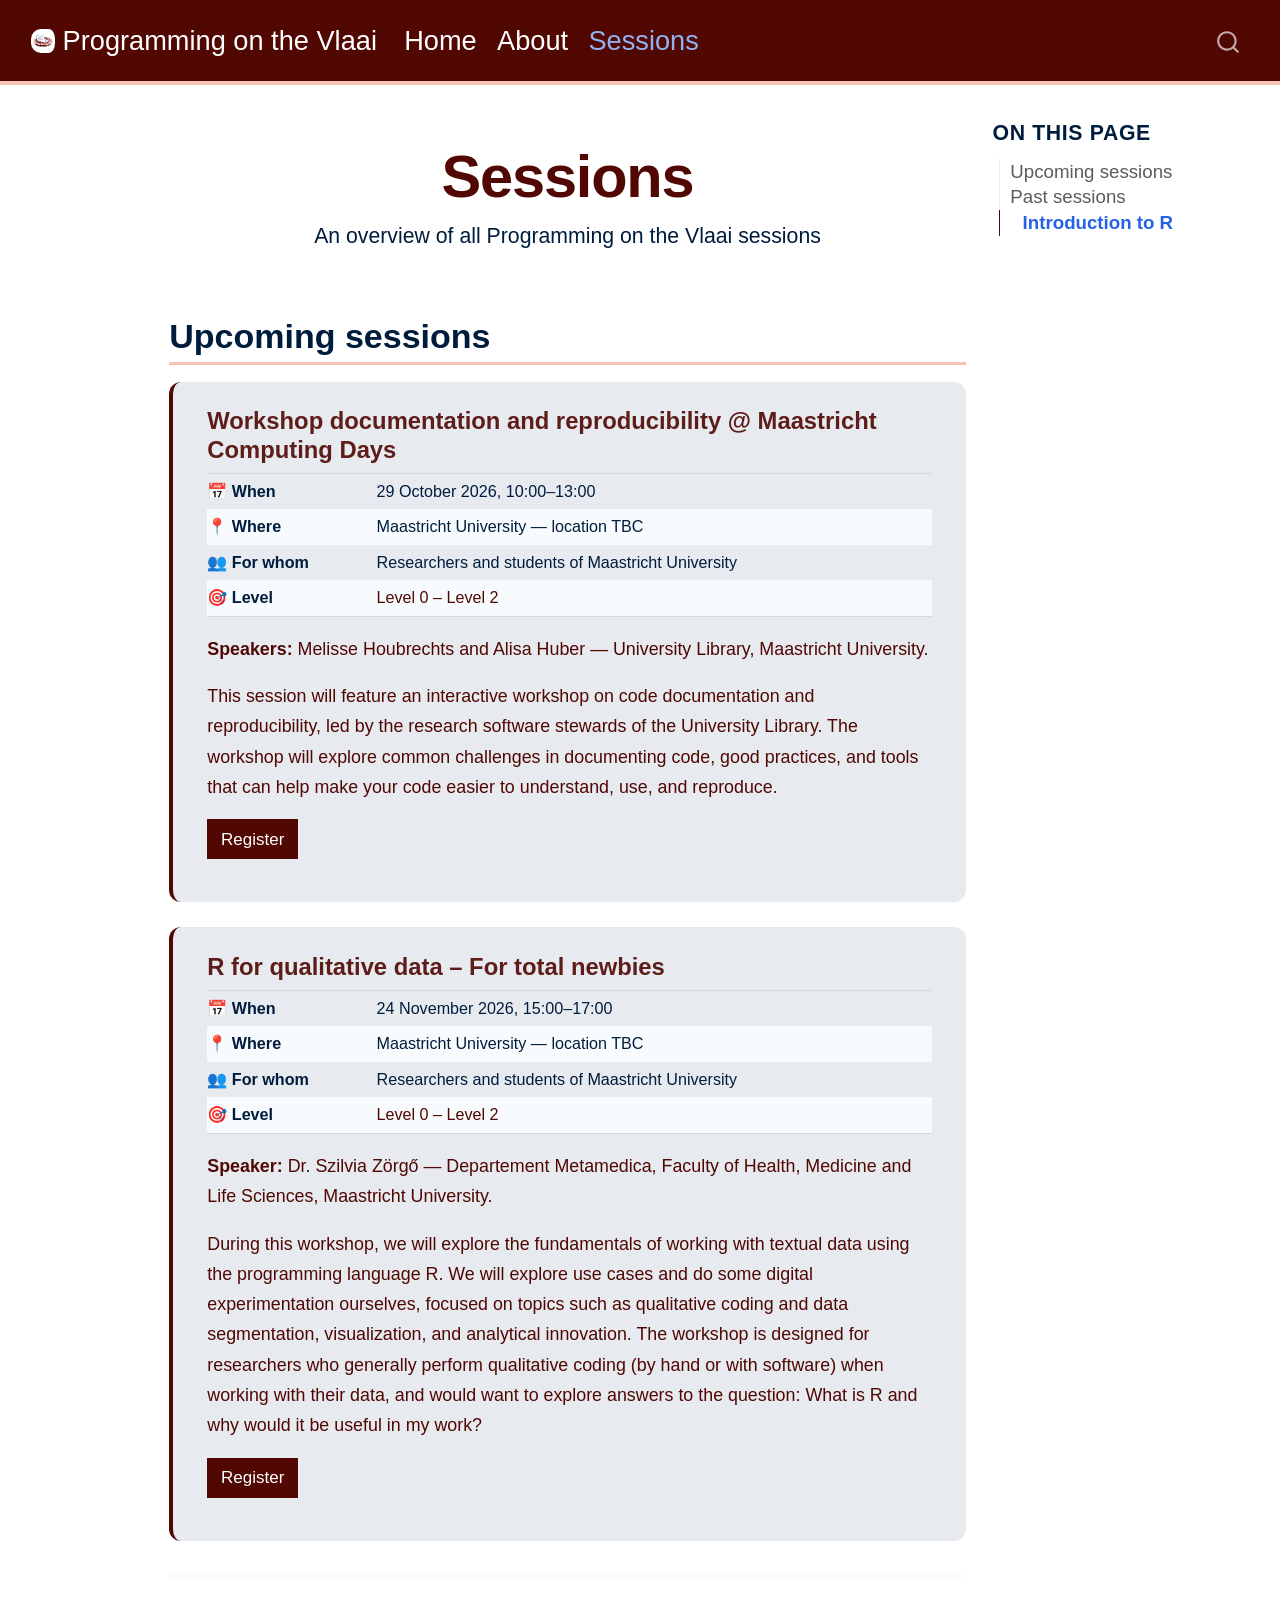
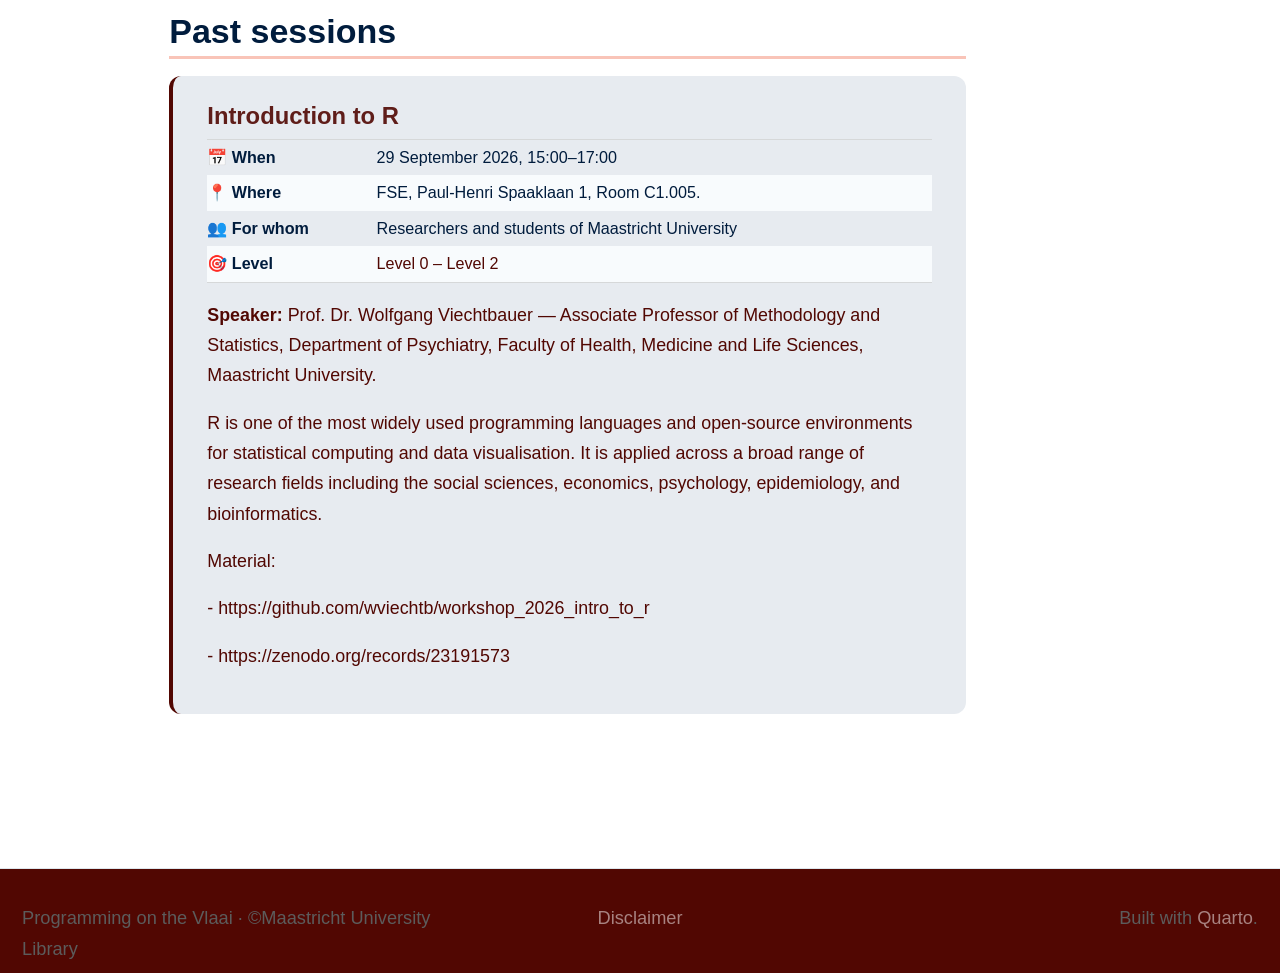
<file: sessions.html>
<!DOCTYPE html>
<html xmlns="http://www.w3.org/1999/xhtml" lang="en" xml:lang="en"><head>

<meta charset="utf-8">
<meta name="generator" content="quarto-1.9.38">

<meta name="viewport" content="width=device-width, initial-scale=1.0, user-scalable=yes">


<title>Sessions – Programming on the Vlaai</title>
<style>
/* Default styles provided by pandoc.
** See https://pandoc.org/MANUAL.html#variables-for-html for config info.
*/
code{white-space: pre-wrap;}
span.smallcaps{font-variant: small-caps;}
div.columns{display: flex; gap: min(4vw, 1.5em);}
div.column{flex: auto; overflow-x: auto;}
div.hanging-indent{margin-left: 1.5em; text-indent: -1.5em;}
ul.task-list{list-style: none;}
ul.task-list li input[type="checkbox"] {
  width: 0.8em;
  margin: 0 0.8em 0.2em -1em; /* quarto-specific, see https://github.com/quarto-dev/quarto-cli/issues/4556 */ 
  vertical-align: middle;
}
</style>


<script src="site_libs/quarto-nav/quarto-nav.js"></script>
<script src="site_libs/quarto-nav/headroom.min.js"></script>
<script src="site_libs/clipboard/clipboard.min.js"></script>
<script src="site_libs/quarto-search/autocomplete.umd.js"></script>
<script src="site_libs/quarto-search/fuse.min.js"></script>
<script src="site_libs/quarto-search/quarto-search.js"></script>
<meta name="quarto:offset" content="./">
<script src="site_libs/quarto-html/quarto.js" type="module"></script>
<script src="site_libs/quarto-html/tabsets/tabsets.js" type="module"></script>
<script src="site_libs/quarto-html/popper.min.js"></script>
<script src="site_libs/quarto-html/tippy.umd.min.js"></script>
<script src="site_libs/quarto-html/anchor.min.js"></script>
<link href="site_libs/quarto-html/tippy.css" rel="stylesheet">
<link href="site_libs/quarto-html/quarto-syntax-highlighting-15634bcf2e68342d4ad2dfa704d543f6.css" rel="stylesheet" id="quarto-text-highlighting-styles">
<script src="site_libs/bootstrap/bootstrap.min.js"></script>
<link href="site_libs/bootstrap/bootstrap-icons.css" rel="stylesheet">
<link href="site_libs/bootstrap/bootstrap-f2bf7d20c95d1252fd850c28e9b02f9f.min.css" rel="stylesheet" append-hash="true" id="quarto-bootstrap" data-mode="light">
<script id="quarto-search-options" type="application/json">{
  "location": "navbar",
  "copy-button": false,
  "collapse-after": 3,
  "panel-placement": "end",
  "type": "overlay",
  "limit": 50,
  "keyboard-shortcut": [
    "f",
    "/",
    "s"
  ],
  "show-item-context": false,
  "language": {
    "search-no-results-text": "No results",
    "search-matching-documents-text": "matching documents",
    "search-copy-link-title": "Copy link to search",
    "search-hide-matches-text": "Hide additional matches",
    "search-more-match-text": "more match in this document",
    "search-more-matches-text": "more matches in this document",
    "search-clear-button-title": "Clear",
    "search-text-placeholder": "",
    "search-detached-cancel-button-title": "Cancel",
    "search-submit-button-title": "Submit",
    "search-label": "Search"
  }
}</script>


<link rel="stylesheet" href="styles.css">
</head>

<body class="nav-fixed quarto-light">

<div id="quarto-search-results"></div>
  <header id="quarto-header" class="headroom fixed-top">
    <nav class="navbar navbar-expand-lg " data-bs-theme="dark">
      <div class="navbar-container container-fluid">
      <div class="navbar-brand-container mx-auto">
    <a href="./index.html" class="navbar-brand navbar-brand-logo">
    <img src="./images/icoon_vlaai.jpg" alt="Programming on the Vlaai logo" class="navbar-logo light-content">
    <img src="./images/icoon_vlaai.jpg" alt="Programming on the Vlaai logo" class="navbar-logo dark-content">
    </a>
    <a class="navbar-brand" href="./index.html">
    <span class="navbar-title">Programming on the Vlaai</span>
    </a>
  </div>
            <div id="quarto-search" class="" title="Search"></div>
          <button class="navbar-toggler" type="button" data-bs-toggle="collapse" data-bs-target="#navbarCollapse" aria-controls="navbarCollapse" role="menu" aria-expanded="false" aria-label="Toggle navigation" onclick="if (window.quartoToggleHeadroom) { window.quartoToggleHeadroom(); }">
  <span class="navbar-toggler-icon"></span>
</button>
          <div class="collapse navbar-collapse" id="navbarCollapse">
            <ul class="navbar-nav navbar-nav-scroll me-auto">
  <li class="nav-item">
    <a class="nav-link" href="./index.html"> 
<span class="menu-text">Home</span></a>
  </li>  
  <li class="nav-item">
    <a class="nav-link" href="./about.html"> 
<span class="menu-text">About</span></a>
  </li>  
  <li class="nav-item">
    <a class="nav-link active" href="./sessions.html" aria-current="page"> 
<span class="menu-text">Sessions</span></a>
  </li>  
</ul>
          </div> <!-- /navcollapse -->
            <div class="quarto-navbar-tools">
</div>
      </div> <!-- /container-fluid -->
    </nav>
</header>
<!-- content -->
<div id="quarto-content" class="quarto-container page-columns page-rows-contents page-layout-article page-navbar">
<!-- sidebar -->
<!-- margin-sidebar -->
    <div id="quarto-margin-sidebar" class="sidebar margin-sidebar">
        <nav id="TOC" role="doc-toc" class="toc-active">
    <h2 id="toc-title">On this page</h2>
   
  <ul>
  <li><a href="#upcoming-sessions" id="toc-upcoming-sessions" class="nav-link active" data-scroll-target="#upcoming-sessions">Upcoming sessions</a>
  <ul class="collapse">
  <li><a href="#workshop-documentation-and-reproducibility-maastricht-computing-days" id="toc-workshop-documentation-and-reproducibility-maastricht-computing-days" class="nav-link" data-scroll-target="#workshop-documentation-and-reproducibility-maastricht-computing-days">Workshop documentation and reproducibility @ Maastricht Computing Days</a></li>
  <li><a href="#r-for-qualitative-data-for-total-newbies" id="toc-r-for-qualitative-data-for-total-newbies" class="nav-link" data-scroll-target="#r-for-qualitative-data-for-total-newbies">R for qualitative data – For total newbies</a></li>
  </ul></li>
  <li><a href="#past-sessions" id="toc-past-sessions" class="nav-link" data-scroll-target="#past-sessions">Past sessions</a>
  <ul class="collapse">
  <li><a href="#introduction-to-r" id="toc-introduction-to-r" class="nav-link" data-scroll-target="#introduction-to-r">Introduction to R</a></li>
  </ul></li>
  </ul>
</nav>
    </div>
<!-- main -->
<main class="content" id="quarto-document-content">

<header id="title-block-header" class="quarto-title-block default">
<div class="quarto-title">
<h1 class="title">Sessions</h1>
<p class="subtitle lead">An overview of all Programming on the Vlaai sessions</p>
</div>



<div class="quarto-title-meta">

    
  
    
  </div>
  


</header>


<section id="upcoming-sessions" class="level2">
<h2 class="anchored" data-anchor-id="upcoming-sessions">Upcoming sessions</h2>
<section id="workshop-documentation-and-reproducibility-maastricht-computing-days" class="level3 session-title session-card">
<h3 class="session-title anchored" data-anchor-id="workshop-documentation-and-reproducibility-maastricht-computing-days">Workshop documentation and reproducibility @ Maastricht Computing Days</h3>
<div class="session-meta">
<table class="caption-top table">
<tbody>
<tr class="odd">
<td>📅 <strong>When</strong></td>
<td>29 October 2026, 10:00–13:00</td>
</tr>
<tr class="even">
<td>📍 <strong>Where</strong></td>
<td>Maastricht University — location TBC</td>
</tr>
<tr class="odd">
<td>👥 <strong>For whom</strong></td>
<td>Researchers and students of Maastricht University</td>
</tr>
<tr class="even">
<td>🎯 <strong>Level</strong></td>
<td><a href="./about.html#the-levels">Level 0 – Level 2</a></td>
</tr>
</tbody>
</table>
</div>
<p><strong>Speakers:</strong> Melisse Houbrechts and Alisa Huber — University Library, Maastricht University.</p>
<p>This session will feature an interactive workshop on code documentation and reproducibility, led by the research software stewards of the University Library. The workshop will explore common challenges in documenting code, good practices, and tools that can help make your code easier to understand, use, and reproduce.</p>
<p><a href="https://library.maastrichtuniversity.nl/events/maastricht-computing-days-programming-on-the-vlaai-visit/" class="btn btn-primary">Register</a></p>
</section>
<section id="r-for-qualitative-data-for-total-newbies" class="level3 session-title session-card">
<h3 class="session-title anchored" data-anchor-id="r-for-qualitative-data-for-total-newbies">R for qualitative data – For total newbies</h3>
<div class="session-meta">
<table class="caption-top table">
<tbody>
<tr class="odd">
<td>📅 <strong>When</strong></td>
<td>24 November 2026, 15:00–17:00</td>
</tr>
<tr class="even">
<td>📍 <strong>Where</strong></td>
<td>Maastricht University — location TBC</td>
</tr>
<tr class="odd">
<td>👥 <strong>For whom</strong></td>
<td>Researchers and students of Maastricht University</td>
</tr>
<tr class="even">
<td>🎯 <strong>Level</strong></td>
<td><a href="./about.html#the-levels">Level 0 – Level 2</a></td>
</tr>
</tbody>
</table>
</div>
<p><strong>Speaker:</strong> Dr.&nbsp;Szilvia Zörgő — Departement Metamedica, Faculty of Health, Medicine and Life Sciences, Maastricht University.</p>
<p>During this workshop, we will explore the fundamentals of working with textual data using the programming language R. We will explore use cases and do some digital experimentation ourselves, focused on topics such as qualitative coding and data segmentation, visualization, and analytical innovation. The workshop is designed for researchers who generally perform qualitative coding (by hand or with software) when working with their data, and would want to explore answers to the question: What is R and why would it be useful in my work?</p>
<p><a href="https://library.maastrichtuniversity.nl/events/programming-on-the-vlaai-2/" class="btn btn-primary">Register</a></p>
</section>
<hr>
</section>
<section id="past-sessions" class="level2">
<h2 class="anchored" data-anchor-id="past-sessions">Past sessions</h2>
<section id="introduction-to-r" class="level3 session-title session-card">
<h3 class="session-title anchored" data-anchor-id="introduction-to-r">Introduction to R</h3>
<div class="session-meta">
<table class="caption-top table">
<tbody>
<tr class="odd">
<td>📅 <strong>When</strong></td>
<td>29 September 2026, 15:00–17:00</td>
</tr>
<tr class="even">
<td>📍 <strong>Where</strong></td>
<td>FSE, Paul-Henri Spaaklaan 1, Room C1.005.</td>
</tr>
<tr class="odd">
<td>👥 <strong>For whom</strong></td>
<td>Researchers and students of Maastricht University</td>
</tr>
<tr class="even">
<td>🎯 <strong>Level</strong></td>
<td><a href="./about.html#the-levels">Level 0 – Level 2</a></td>
</tr>
</tbody>
</table>
</div>
<p><strong>Speaker:</strong> Prof.&nbsp;Dr.&nbsp;Wolfgang Viechtbauer — Associate Professor of Methodology and Statistics, Department of Psychiatry, Faculty of Health, Medicine and Life Sciences, Maastricht University.</p>
<p>R is one of the most widely used programming languages and open-source environments for statistical computing and data visualisation. It is applied across a broad range of research fields including the social sciences, economics, psychology, epidemiology, and bioinformatics.</p>
<p>Material:</p>
<p>- <a href="https://github.com/wviechtb/workshop_2026_intro_to_r" class="uri">https://github.com/wviechtb/workshop_2026_intro_to_r</a></p>
<p>- <a href="https://zenodo.org/records/23191573" class="uri">https://zenodo.org/records/23191573</a></p>
</section>


</section>

</main> <!-- /main -->
<script id="quarto-html-after-body" type="application/javascript">
  window.document.addEventListener("DOMContentLoaded", function (event) {
    const icon = "";
    const anchorJS = new window.AnchorJS();
    anchorJS.options = {
      placement: 'right',
      icon: icon
    };
    anchorJS.add('.anchored');
    const isCodeAnnotation = (el) => {
      for (const clz of el.classList) {
        if (clz.startsWith('code-annotation-')) {                     
          return true;
        }
      }
      return false;
    }
    const onCopySuccess = function(e) {
      // button target
      const button = e.trigger;
      // don't keep focus
      button.blur();
      // flash "checked"
      button.classList.add('code-copy-button-checked');
      var currentTitle = button.getAttribute("title");
      button.setAttribute("title", "Copied!");
      let tooltip;
      if (window.bootstrap) {
        button.setAttribute("data-bs-toggle", "tooltip");
        button.setAttribute("data-bs-placement", "left");
        button.setAttribute("data-bs-title", "Copied!");
        tooltip = new bootstrap.Tooltip(button, 
          { trigger: "manual", 
            customClass: "code-copy-button-tooltip",
            offset: [0, -8]});
        tooltip.show();    
      }
      setTimeout(function() {
        if (tooltip) {
          tooltip.hide();
          button.removeAttribute("data-bs-title");
          button.removeAttribute("data-bs-toggle");
          button.removeAttribute("data-bs-placement");
        }
        button.setAttribute("title", currentTitle);
        button.classList.remove('code-copy-button-checked');
      }, 1000);
      // clear code selection
      e.clearSelection();
    }
    const getTextToCopy = function(trigger) {
      const outerScaffold = trigger.parentElement.cloneNode(true);
      const codeEl = outerScaffold.querySelector('code');
      for (const childEl of codeEl.children) {
        if (isCodeAnnotation(childEl)) {
          childEl.remove();
        }
      }
      return codeEl.innerText;
    }
    const clipboard = new window.ClipboardJS('.code-copy-button:not([data-in-quarto-modal])', {
      text: getTextToCopy
    });
    clipboard.on('success', onCopySuccess);
    if (window.document.getElementById('quarto-embedded-source-code-modal')) {
      const clipboardModal = new window.ClipboardJS('.code-copy-button[data-in-quarto-modal]', {
        text: getTextToCopy,
        container: window.document.getElementById('quarto-embedded-source-code-modal')
      });
      clipboardModal.on('success', onCopySuccess);
    }
      var localhostRegex = new RegExp(/^(?:http|https):\/\/localhost\:?[0-9]*\//);
      var mailtoRegex = new RegExp(/^mailto:/);
        var filterRegex = new RegExp("https:\/\/MaastrichtU-Library\.github\.io\/programming-on-the-vlaai\/");
      var isInternal = (href) => {
          return filterRegex.test(href) || localhostRegex.test(href) || mailtoRegex.test(href);
      }
      // Inspect non-navigation links and adorn them if external
     var links = window.document.querySelectorAll('a[href]:not(.nav-link):not(.navbar-brand):not(.toc-action):not(.sidebar-link):not(.sidebar-item-toggle):not(.pagination-link):not(.no-external):not([aria-hidden]):not(.dropdown-item):not(.quarto-navigation-tool):not(.about-link)');
      for (var i=0; i<links.length; i++) {
        const link = links[i];
        if (!isInternal(link.href)) {
          // undo the damage that might have been done by quarto-nav.js in the case of
          // links that we want to consider external
          if (link.dataset.originalHref !== undefined) {
            link.href = link.dataset.originalHref;
          }
        }
      }
    function tippyHover(el, contentFn, onTriggerFn, onUntriggerFn) {
      const config = {
        allowHTML: true,
        maxWidth: 500,
        delay: 100,
        arrow: false,
        appendTo: function(el) {
            return el.parentElement;
        },
        interactive: true,
        interactiveBorder: 10,
        theme: 'quarto',
        placement: 'bottom-start',
      };
      if (contentFn) {
        config.content = contentFn;
      }
      if (onTriggerFn) {
        config.onTrigger = onTriggerFn;
      }
      if (onUntriggerFn) {
        config.onUntrigger = onUntriggerFn;
      }
      window.tippy(el, config); 
    }
    const noterefs = window.document.querySelectorAll('a[role="doc-noteref"]');
    for (var i=0; i<noterefs.length; i++) {
      const ref = noterefs[i];
      tippyHover(ref, function() {
        // use id or data attribute instead here
        let href = ref.getAttribute('data-footnote-href') || ref.getAttribute('href');
        try { href = new URL(href).hash; } catch {}
        const id = href.replace(/^#\/?/, "");
        const note = window.document.getElementById(id);
        if (note) {
          return note.innerHTML;
        } else {
          return "";
        }
      });
    }
    const xrefs = window.document.querySelectorAll('a.quarto-xref');
    const processXRef = (id, note) => {
      // Strip column container classes
      const stripColumnClz = (el) => {
        el.classList.remove("page-full", "page-columns");
        if (el.children) {
          for (const child of el.children) {
            stripColumnClz(child);
          }
        }
      }
      stripColumnClz(note)
      if (id === null || id.startsWith('sec-')) {
        // Special case sections, only their first couple elements
        const container = document.createElement("div");
        if (note.children && note.children.length > 2) {
          container.appendChild(note.children[0].cloneNode(true));
          for (let i = 1; i < note.children.length; i++) {
            const child = note.children[i];
            if (child.tagName === "P" && child.innerText === "") {
              continue;
            } else {
              container.appendChild(child.cloneNode(true));
              break;
            }
          }
          if (window.Quarto?.typesetMath) {
            window.Quarto.typesetMath(container);
          }
          return container.innerHTML
        } else {
          if (window.Quarto?.typesetMath) {
            window.Quarto.typesetMath(note);
          }
          return note.innerHTML;
        }
      } else {
        // Remove any anchor links if they are present
        const anchorLink = note.querySelector('a.anchorjs-link');
        if (anchorLink) {
          anchorLink.remove();
        }
        if (window.Quarto?.typesetMath) {
          window.Quarto.typesetMath(note);
        }
        if (note.classList.contains("callout")) {
          return note.outerHTML;
        } else {
          return note.innerHTML;
        }
      }
    }
    for (var i=0; i<xrefs.length; i++) {
      const xref = xrefs[i];
      tippyHover(xref, undefined, function(instance) {
        instance.disable();
        let url = xref.getAttribute('href');
        let hash = undefined; 
        if (url.startsWith('#')) {
          hash = url;
        } else {
          try { hash = new URL(url).hash; } catch {}
        }
        if (hash) {
          const id = hash.replace(/^#\/?/, "");
          const note = window.document.getElementById(id);
          if (note !== null) {
            try {
              const html = processXRef(id, note.cloneNode(true));
              instance.setContent(html);
            } finally {
              instance.enable();
              instance.show();
            }
          } else {
            // See if we can fetch this
            fetch(url.split('#')[0])
            .then(res => res.text())
            .then(html => {
              const parser = new DOMParser();
              const htmlDoc = parser.parseFromString(html, "text/html");
              const note = htmlDoc.getElementById(id);
              if (note !== null) {
                const html = processXRef(id, note);
                instance.setContent(html);
              } 
            }).finally(() => {
              instance.enable();
              instance.show();
            });
          }
        } else {
          // See if we can fetch a full url (with no hash to target)
          // This is a special case and we should probably do some content thinning / targeting
          fetch(url)
          .then(res => res.text())
          .then(html => {
            const parser = new DOMParser();
            const htmlDoc = parser.parseFromString(html, "text/html");
            const note = htmlDoc.querySelector('main.content');
            if (note !== null) {
              // This should only happen for chapter cross references
              // (since there is no id in the URL)
              // remove the first header
              if (note.children.length > 0 && note.children[0].tagName === "HEADER") {
                note.children[0].remove();
              }
              const html = processXRef(null, note);
              instance.setContent(html);
            } 
          }).finally(() => {
            instance.enable();
            instance.show();
          });
        }
      }, function(instance) {
      });
    }
        let selectedAnnoteEl;
        const selectorForAnnotation = ( cell, annotation) => {
          let cellAttr = 'data-code-cell="' + cell + '"';
          let lineAttr = 'data-code-annotation="' +  annotation + '"';
          const selector = 'span[' + cellAttr + '][' + lineAttr + ']';
          return selector;
        }
        const selectCodeLines = (annoteEl) => {
          const doc = window.document;
          const targetCell = annoteEl.getAttribute("data-target-cell");
          const targetAnnotation = annoteEl.getAttribute("data-target-annotation");
          const annoteSpan = window.document.querySelector(selectorForAnnotation(targetCell, targetAnnotation));
          const lines = annoteSpan.getAttribute("data-code-lines").split(",");
          const lineIds = lines.map((line) => {
            return targetCell + "-" + line;
          })
          let top = null;
          let height = null;
          let parent = null;
          if (lineIds.length > 0) {
              //compute the position of the single el (top and bottom and make a div)
              const el = window.document.getElementById(lineIds[0]);
              top = el.offsetTop;
              height = el.offsetHeight;
              parent = el.parentElement.parentElement;
            if (lineIds.length > 1) {
              const lastEl = window.document.getElementById(lineIds[lineIds.length - 1]);
              const bottom = lastEl.offsetTop + lastEl.offsetHeight;
              height = bottom - top;
            }
            if (top !== null && height !== null && parent !== null) {
              // cook up a div (if necessary) and position it 
              let div = window.document.getElementById("code-annotation-line-highlight");
              if (div === null) {
                div = window.document.createElement("div");
                div.setAttribute("id", "code-annotation-line-highlight");
                div.style.position = 'absolute';
                parent.appendChild(div);
              }
              div.style.top = top - 2 + "px";
              div.style.height = height + 4 + "px";
              div.style.left = 0;
              let gutterDiv = window.document.getElementById("code-annotation-line-highlight-gutter");
              if (gutterDiv === null) {
                gutterDiv = window.document.createElement("div");
                gutterDiv.setAttribute("id", "code-annotation-line-highlight-gutter");
                gutterDiv.style.position = 'absolute';
                const codeCell = window.document.getElementById(targetCell);
                const gutter = codeCell.querySelector('.code-annotation-gutter');
                gutter.appendChild(gutterDiv);
              }
              gutterDiv.style.top = top - 2 + "px";
              gutterDiv.style.height = height + 4 + "px";
            }
            selectedAnnoteEl = annoteEl;
          }
        };
        const unselectCodeLines = () => {
          const elementsIds = ["code-annotation-line-highlight", "code-annotation-line-highlight-gutter"];
          elementsIds.forEach((elId) => {
            const div = window.document.getElementById(elId);
            if (div) {
              div.remove();
            }
          });
          selectedAnnoteEl = undefined;
        };
          // Handle positioning of the toggle
      window.addEventListener(
        "resize",
        throttle(() => {
          elRect = undefined;
          if (selectedAnnoteEl) {
            selectCodeLines(selectedAnnoteEl);
          }
        }, 10)
      );
      function throttle(fn, ms) {
      let throttle = false;
      let timer;
        return (...args) => {
          if(!throttle) { // first call gets through
              fn.apply(this, args);
              throttle = true;
          } else { // all the others get throttled
              if(timer) clearTimeout(timer); // cancel #2
              timer = setTimeout(() => {
                fn.apply(this, args);
                timer = throttle = false;
              }, ms);
          }
        };
      }
        // Attach click handler to the DT
        const annoteDls = window.document.querySelectorAll('dt[data-target-cell]');
        for (const annoteDlNode of annoteDls) {
          annoteDlNode.addEventListener('click', (event) => {
            const clickedEl = event.target;
            if (clickedEl !== selectedAnnoteEl) {
              unselectCodeLines();
              const activeEl = window.document.querySelector('dt[data-target-cell].code-annotation-active');
              if (activeEl) {
                activeEl.classList.remove('code-annotation-active');
              }
              selectCodeLines(clickedEl);
              clickedEl.classList.add('code-annotation-active');
            } else {
              // Unselect the line
              unselectCodeLines();
              clickedEl.classList.remove('code-annotation-active');
            }
          });
        }
    const findCites = (el) => {
      const parentEl = el.parentElement;
      if (parentEl) {
        const cites = parentEl.dataset.cites;
        if (cites) {
          return {
            el,
            cites: cites.split(' ')
          };
        } else {
          return findCites(el.parentElement)
        }
      } else {
        return undefined;
      }
    };
    var bibliorefs = window.document.querySelectorAll('a[role="doc-biblioref"]');
    for (var i=0; i<bibliorefs.length; i++) {
      const ref = bibliorefs[i];
      const citeInfo = findCites(ref);
      if (citeInfo) {
        tippyHover(citeInfo.el, function() {
          var popup = window.document.createElement('div');
          citeInfo.cites.forEach(function(cite) {
            var citeDiv = window.document.createElement('div');
            citeDiv.classList.add('hanging-indent');
            citeDiv.classList.add('csl-entry');
            var biblioDiv = window.document.getElementById('ref-' + cite);
            if (biblioDiv) {
              citeDiv.innerHTML = biblioDiv.innerHTML;
            }
            popup.appendChild(citeDiv);
          });
          return popup.innerHTML;
        });
      }
    }
  });
  </script>
</div> <!-- /content -->
<footer class="footer">
  <div class="nav-footer">
    <div class="nav-footer-left">
<p>Programming on the Vlaai · ©Maastricht University Library</p>
</div>   
    <div class="nav-footer-center">
<p><a href="https://www.maastrichtuniversity.nl/disclaimer">Disclaimer</a></p>
</div>
    <div class="nav-footer-right">
<p>Built with <a href="https://quarto.org/">Quarto</a>.</p>
</div>
  </div>
</footer>




</body></html>
</file>
<file: site_libs/quarto-html/tippy.css>
.tippy-box[data-animation=fade][data-state=hidden]{opacity:0}[data-tippy-root]{max-width:calc(100vw - 10px)}.tippy-box{position:relative;background-color:#333;color:#fff;border-radius:4px;font-size:14px;line-height:1.4;white-space:normal;outline:0;transition-property:transform,visibility,opacity}.tippy-box[data-placement^=top]>.tippy-arrow{bottom:0}.tippy-box[data-placement^=top]>.tippy-arrow:before{bottom:-7px;left:0;border-width:8px 8px 0;border-top-color:initial;transform-origin:center top}.tippy-box[data-placement^=bottom]>.tippy-arrow{top:0}.tippy-box[data-placement^=bottom]>.tippy-arrow:before{top:-7px;left:0;border-width:0 8px 8px;border-bottom-color:initial;transform-origin:center bottom}.tippy-box[data-placement^=left]>.tippy-arrow{right:0}.tippy-box[data-placement^=left]>.tippy-arrow:before{border-width:8px 0 8px 8px;border-left-color:initial;right:-7px;transform-origin:center left}.tippy-box[data-placement^=right]>.tippy-arrow{left:0}.tippy-box[data-placement^=right]>.tippy-arrow:before{left:-7px;border-width:8px 8px 8px 0;border-right-color:initial;transform-origin:center right}.tippy-box[data-inertia][data-state=visible]{transition-timing-function:cubic-bezier(.54,1.5,.38,1.11)}.tippy-arrow{width:16px;height:16px;color:#333}.tippy-arrow:before{content:"";position:absolute;border-color:transparent;border-style:solid}.tippy-content{position:relative;padding:5px 9px;z-index:1}
</file>
<file: site_libs/quarto-html/quarto-syntax-highlighting-15634bcf2e68342d4ad2dfa704d543f6.css>
/* quarto syntax highlight colors */
:root {
  --quarto-hl-ot-color: #003B4F;
  --quarto-hl-at-color: #657422;
  --quarto-hl-ss-color: #20794D;
  --quarto-hl-an-color: #5E5E5E;
  --quarto-hl-fu-color: #4758AB;
  --quarto-hl-st-color: #20794D;
  --quarto-hl-cf-color: #003B4F;
  --quarto-hl-op-color: #5E5E5E;
  --quarto-hl-er-color: #AD0000;
  --quarto-hl-bn-color: #AD0000;
  --quarto-hl-al-color: #AD0000;
  --quarto-hl-va-color: #111111;
  --quarto-hl-bu-color: inherit;
  --quarto-hl-ex-color: inherit;
  --quarto-hl-pp-color: #AD0000;
  --quarto-hl-in-color: #5E5E5E;
  --quarto-hl-vs-color: #20794D;
  --quarto-hl-wa-color: #5E5E5E;
  --quarto-hl-do-color: #5E5E5E;
  --quarto-hl-im-color: #00769E;
  --quarto-hl-ch-color: #20794D;
  --quarto-hl-dt-color: #AD0000;
  --quarto-hl-fl-color: #AD0000;
  --quarto-hl-co-color: #5E5E5E;
  --quarto-hl-cv-color: #5E5E5E;
  --quarto-hl-cn-color: #8f5902;
  --quarto-hl-sc-color: #5E5E5E;
  --quarto-hl-dv-color: #AD0000;
  --quarto-hl-kw-color: #003B4F;
}

/* other quarto variables */
:root {
  --quarto-font-monospace: SFMono-Regular, Menlo, Monaco, Consolas, "Liberation Mono", "Courier New", monospace;
}

/* syntax highlight based on Pandoc's rules */
pre > code.sourceCode > span {
  color: #003B4F;
}

code.sourceCode > span {
  color: #003B4F;
}

div.sourceCode,
div.sourceCode pre.sourceCode {
  color: #003B4F;
}

/* Normal */
code span {
  color: #003B4F;
}

/* Alert */
code span.al {
  color: #AD0000;
  font-style: inherit;
}

/* Annotation */
code span.an {
  color: #5E5E5E;
  font-style: inherit;
}

/* Attribute */
code span.at {
  color: #657422;
  font-style: inherit;
}

/* BaseN */
code span.bn {
  color: #AD0000;
  font-style: inherit;
}

/* BuiltIn */
code span.bu {
  font-style: inherit;
}

/* ControlFlow */
code span.cf {
  color: #003B4F;
  font-weight: bold;
  font-style: inherit;
}

/* Char */
code span.ch {
  color: #20794D;
  font-style: inherit;
}

/* Constant */
code span.cn {
  color: #8f5902;
  font-style: inherit;
}

/* Comment */
code span.co {
  color: #5E5E5E;
  font-style: inherit;
}

/* CommentVar */
code span.cv {
  color: #5E5E5E;
  font-style: italic;
}

/* Documentation */
code span.do {
  color: #5E5E5E;
  font-style: italic;
}

/* DataType */
code span.dt {
  color: #AD0000;
  font-style: inherit;
}

/* DecVal */
code span.dv {
  color: #AD0000;
  font-style: inherit;
}

/* Error */
code span.er {
  color: #AD0000;
  font-style: inherit;
}

/* Extension */
code span.ex {
  font-style: inherit;
}

/* Float */
code span.fl {
  color: #AD0000;
  font-style: inherit;
}

/* Function */
code span.fu {
  color: #4758AB;
  font-style: inherit;
}

/* Import */
code span.im {
  color: #00769E;
  font-style: inherit;
}

/* Information */
code span.in {
  color: #5E5E5E;
  font-style: inherit;
}

/* Keyword */
code span.kw {
  color: #003B4F;
  font-weight: bold;
  font-style: inherit;
}

/* Operator */
code span.op {
  color: #5E5E5E;
  font-style: inherit;
}

/* Other */
code span.ot {
  color: #003B4F;
  font-style: inherit;
}

/* Preprocessor */
code span.pp {
  color: #AD0000;
  font-style: inherit;
}

/* SpecialChar */
code span.sc {
  color: #5E5E5E;
  font-style: inherit;
}

/* SpecialString */
code span.ss {
  color: #20794D;
  font-style: inherit;
}

/* String */
code span.st {
  color: #20794D;
  font-style: inherit;
}

/* Variable */
code span.va {
  color: #111111;
  font-style: inherit;
}

/* VerbatimString */
code span.vs {
  color: #20794D;
  font-style: inherit;
}

/* Warning */
code span.wa {
  color: #5E5E5E;
  font-style: italic;
}

.prevent-inlining {
  content: "</";
}

/*# sourceMappingURL=f23921c56f73e400b49028c9186a1aa0.css.map */
</file>
<file: styles.css>
/* Fonts */
/* Aptos is a system font on modern Microsoft environments */
/* Color Palette */
:root {
  --primary: #510702;          /* Main blue */
  --primary-dark: #001C3D;     /* Dark university blue */
  --accent: #F9C4B8;           /* Vlaai orange */
  --accent-light: #FCE9E5;     /* Soft orange background */

  --text: #001C3D;
  --text-light: #5C5C5C;

  --background: #FFFFFF;
  --white: #FFFFFF;

  --border: #DDE6ED;
  --primary-light: #E7EBF0;
--accent-hover: #4A6FA5;
}

/* ==========================================
   General
   ========================================== */

body {
  background-color: var(--background);
  color: var(--text);
  font-family: Aptos, Arial, sans-serif;
  font-size: 1.05rem;
  line-height: 1.7;
  padding-top: 80px;
}

main {
  max-width: 1000px;
}

/* ==========================================
   Headings
   ========================================== */

h1, h2, h3, h4, h5, h6 {
  font-family: Aptos, Arial, sans-serif;
  color: var(--primary-dark);
  font-weight: 700;
  margin-top: 1.5rem;
}

h1 {
  font-size: 3rem;
  font-weight: 800;
}

h2 {
  font-size: 2rem;
  border-bottom: 3px solid var(--accent);
  padding-bottom: 0.3rem;
  margin-bottom: 1rem;
}

h3 {
  font-size: 1.4rem;
}

/* ==========================================
   Title Block
   ========================================== */

.quarto-title {
  text-align: center;
  padding-top: 2rem;
  padding-bottom: 2rem;
}

.quarto-title h1.title {
  color: var(--primary);
  font-family: Aptos, Arial, sans-serif;
  font-weight: 800;
  font-size: 3.5rem;
  letter-spacing: -0.02em;
}

.quarto-title .subtitle {
  font-family: Aptos, Arial, sans-serif;
}

/* Main subtitle */
.quarto-title .subtitle-main {
  display: inline-block;
  color: var(--primary-dark);
  font-size: 2.5rem;
  font-weight: 1000;
  letter-spacing: 0.02em;
  margin-bottom: 0.5rem;
}

/* Tagline */
.quarto-title .subtitle-tagline {
  display: inline-block;
  color: var(--text-light);
  font-size: 1.5rem;
  font-weight: 500;
  font-style: italic;
}

/* ==========================================
   Navigation Bar
   ========================================== */

.navbar {
  border-bottom: 4px solid var(--accent);
  background-color: var(--primary);
   margin-bottom: 1rem;
}

.navbar-brand,
.navbar-nav .nav-link {
  color: white;
  font-family: Aptos, Arial, sans-serif;
  font-size: 1.6rem;
}

.navbar-nav .nav-link:hover {
  color: var(--accent);
}

.navbar-logo {
  height: 70px !important;
  width: auto;
}

/* ==========================================
   Links
   ========================================== */

a {
  color: var(--primary);
  text-decoration: none;
  transition: 0.2s ease;
}

a:hover {
  color: var(--accent);
}

/* ==========================================
   Buttons
   ========================================== */

.btn-primary {
  background-color: var(--primary);
  border-color: var(--primary);
}

.btn-primary:hover {
  background-color: var(--primary-dark);
  border-color: var(--primary-dark);
}

/* ==========================================
   Callouts
   ========================================== */

.callout {
  border-radius: 12px;
  border: none;
  box-shadow: 0 2px 10px rgba(0,0,0,0.05);
}

.callout-note {
  background-color: #f4fbff;
}

.callout-tip {
  background-color: var(--accent-light);
}

.callout-important {
  background-color: #fff4e6;
}

/* ==========================================
   Tables
   ========================================== */

table {
  width: 100%;
  border-collapse: collapse;
  margin-bottom: 1.5rem;
}

thead tr {
  background-color: var(--primary);
  color: white;
}

th {
  font-family: Aptos, Arial, sans-serif;
  font-weight: 600;
}

th,
td {
  padding: 12px 16px;
  border: 1px solid var(--border);
}

tbody tr:nth-child(even) {
  background-color: #f8fbfd;
}

/* ==========================================
   Images
   ========================================== */

img {
  border-radius: 10px;
}

/* ==========================================
   Code Blocks
   ========================================== */

pre,
code {
  font-family: "Consolas", "Courier New", monospace;
}

pre {
  border-radius: 10px;
  border: 1px solid var(--border);
}

/* ==========================================
   Footer
   ========================================== */

.nav-footer {
  margin-top: 3rem;
  padding-top: 2rem;
  border-top: 1px solid var(--border);
  color: var(--text-light);
  font-size: 1.3rem;
}

/* ==========================================
   Cards
   ========================================== */

.card {
  border-radius: 12px;
  border: 1px solid var(--border);
}

.card-title {
  font-family: Aptos, Arial, sans-serif;
  color: var(--primary-dark);
}

/* ==========================================
   Horizontal Rules
   ========================================== */

hr {
  border: none;
  border-top: 2px solid var(--border);
  margin: 2rem 0;
}

/* ==========================================
   Optional Hero Section
   ========================================== */

.hero {
  background: var(--primary);
  color: white;
  padding: 2.5rem 1.5rem;
  border-radius: 16px;
  text-align: center;
  margin: 1.5rem auto;
  max-width: 900px;
}

.hero img {
  margin-bottom: 1rem;
  border-radius: 50%;
  box-shadow: none;
  max-width: 220px;
}

.hero h1 {
  font-size: 3rem;
  margin-top: 0.5rem;
}

.hero p {
  font-size: 1.2rem;
  opacity: 0.95;
}

/* ==========================================
   TOC link colors to match brand
   ========================================== */

#TOC a,
.sidebar nav[role="doc-toc"] a {
  color: var(--text-light);
}

#TOC a.active,
.sidebar nav[role="doc-toc"] a.active {
  color: var(--primary);
  font-weight: 600;
  border-left-color: var(--primary) !important;
}

#TOC a:hover,
.sidebar nav[role="doc-toc"] a:hover {
  color: var(--accent);
}

#TOC #toc-title {
  font-size: 1.25rem;
  font-weight: 700;
  color: var(--primary-dark);
  text-transform: uppercase;
  letter-spacing: 0.03em;
  margin-bottom: 0.75rem;
}

#TOC a,
.sidebar nav[role="doc-toc"] a {
  font-size: 1.1rem;
}

/* ==========================================
   reduce stacked top spacing
   ========================================== */

.quarto-title {
  padding-top: 0.5rem;
}

.quarto-title h1.title {
  margin-top: 0;
}

/* ==========================================
   Bullet list accent styling
   ========================================== */

main ul {
  list-style: none;
  padding-left: 0;
}

main ul li {
  position: relative;
  padding-left: 1.6rem;
  margin-bottom: 0.6rem;
}

main ul li::before {
  content: "";
  position: absolute;
  left: 0;
  top: 0.6em;
  width: 8px;
  height: 8px;
  background-color: var(--primary-dark);
  border-radius: 50%;
}

/* ==========================================
   Section content cards (optional)
   Wrap section body in <div class="section-card">
   ========================================== */

.section-card {
  background-color: var(--primary-light);
  border-radius: 16px;
  padding: 1.5rem 2rem;
  margin: 1.5rem 0;
}

.section-card table {
  margin-bottom: 0;
}


/* ==========================================
   Session Cards
   ========================================== */

.session-card {
  background-color: var(--primary-light);
  border-left: 4px solid var(--primary);
  border-radius: 12px;
  padding: 1.5rem 2rem;
  margin: 1.5rem 0;
}

.session-title {
  color: var(--primary);
  margin-top: 0;
}

.session-meta table {
  margin-bottom: 1rem;
  font-size: 0.95rem;
}

.session-meta td {
  border: none;
  padding: 4px 12px 4px 0;
  color: var(--text);
}

/* ==========================================
   Sticky Registration Banner
   ========================================== */

.registration-banner {
  position: fixed;
  bottom: 0;
  left: 0;
  width: 100%;
  z-index: 1000;
  background-color: var(--primary);
  color: white;
  padding: 1.5rem 2rem;              /* was 1rem 1.5rem */
  display: flex;
  align-items: center;
  justify-content: center;
  gap: 1.5rem;
  flex-wrap: wrap;
  box-shadow: 0 -2px 12px rgba(0, 0, 0, 0.2);
}

.registration-banner p {
  margin: 0;
  font-size: 1.35rem;                /* was 1.1rem */
  font-weight: 600;
  color: white;
}

.registration-banner a.btn-register {
  background-color: var(--accent);
  color: var(--primary-dark);
  font-weight: 700;
  font-size: 1.1rem;                 /* new */
  padding: 0.85rem 2rem;             /* was 0.6rem 1.5rem */
  border-radius: 30px;
  text-decoration: none;
  white-space: nowrap;
  transition: 0.2s ease;
}

.registration-banner a.btn-register:hover {
  background-color: white;
  color: var(--primary);
}

/* Only add bottom spacing on pages that actually have the banner */
body:has(.registration-banner) {
  padding-bottom: 130px;   /* was 90px */
}
</file>
